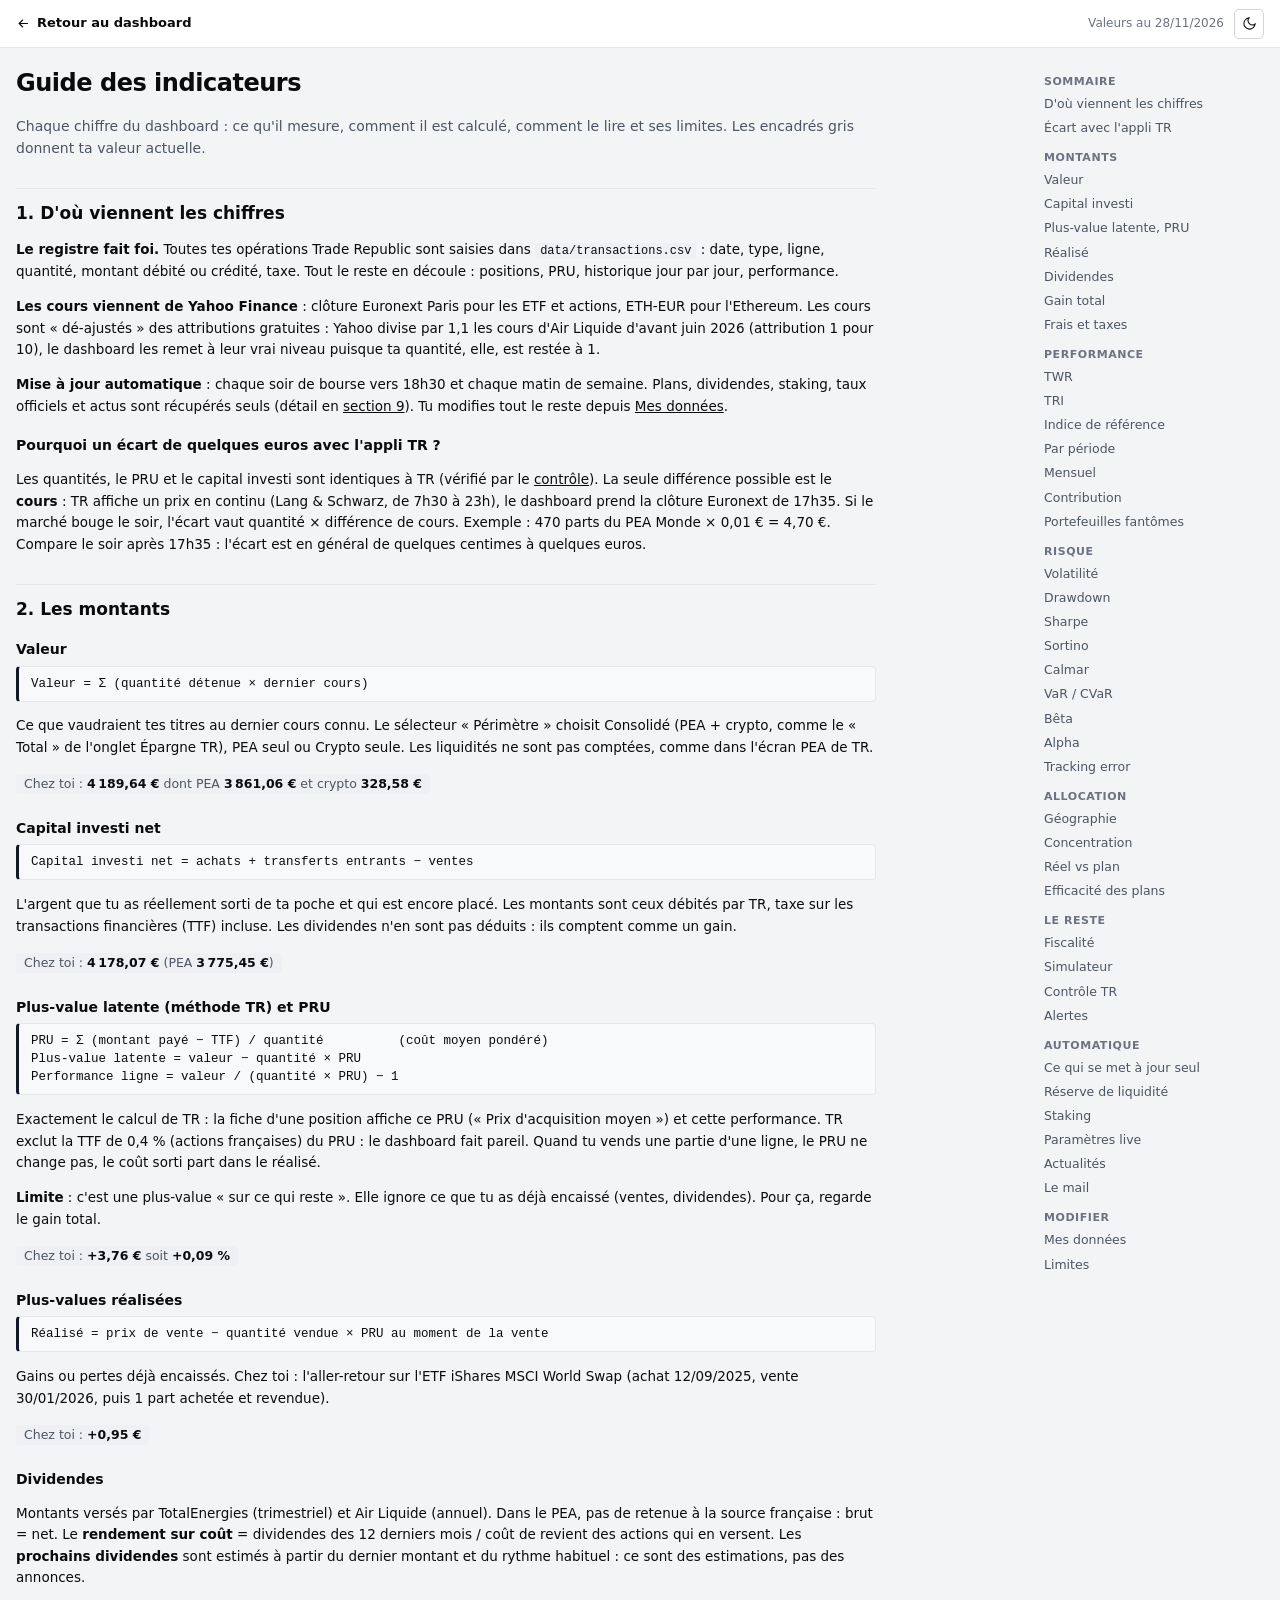
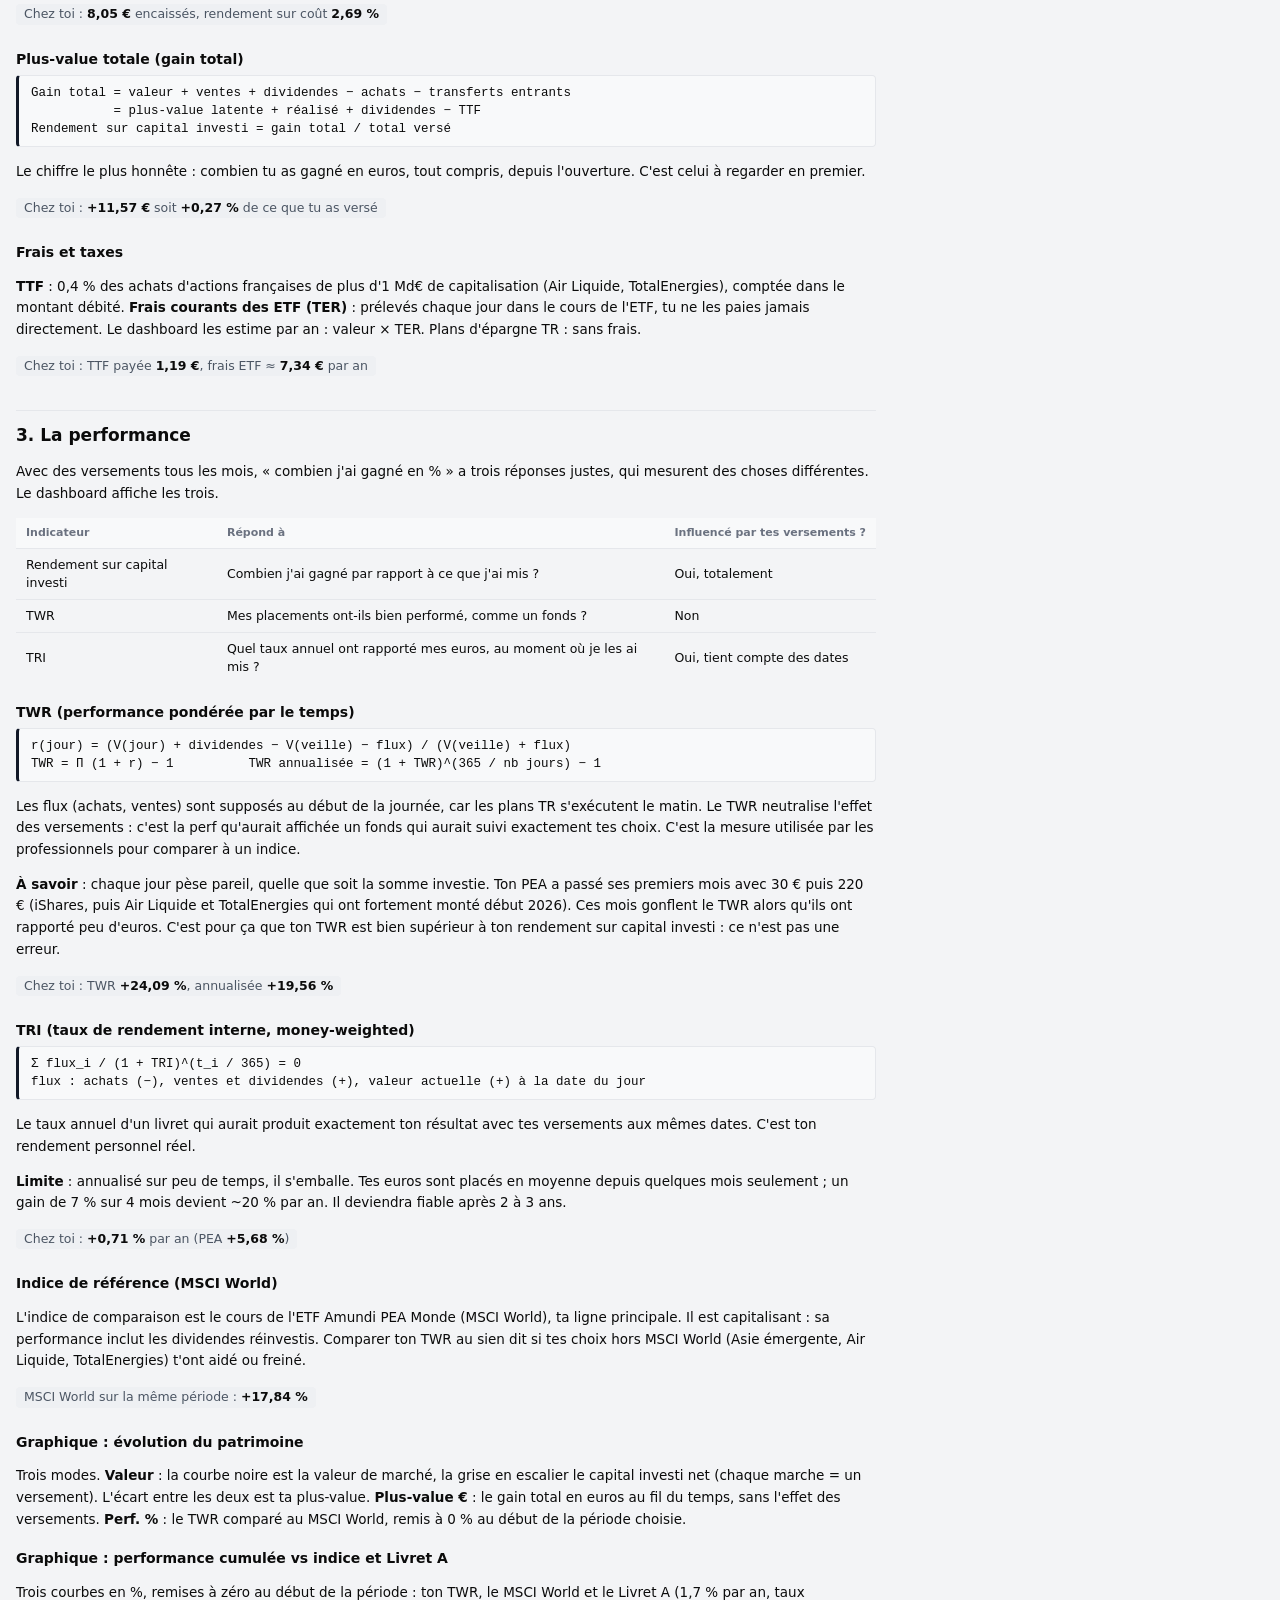
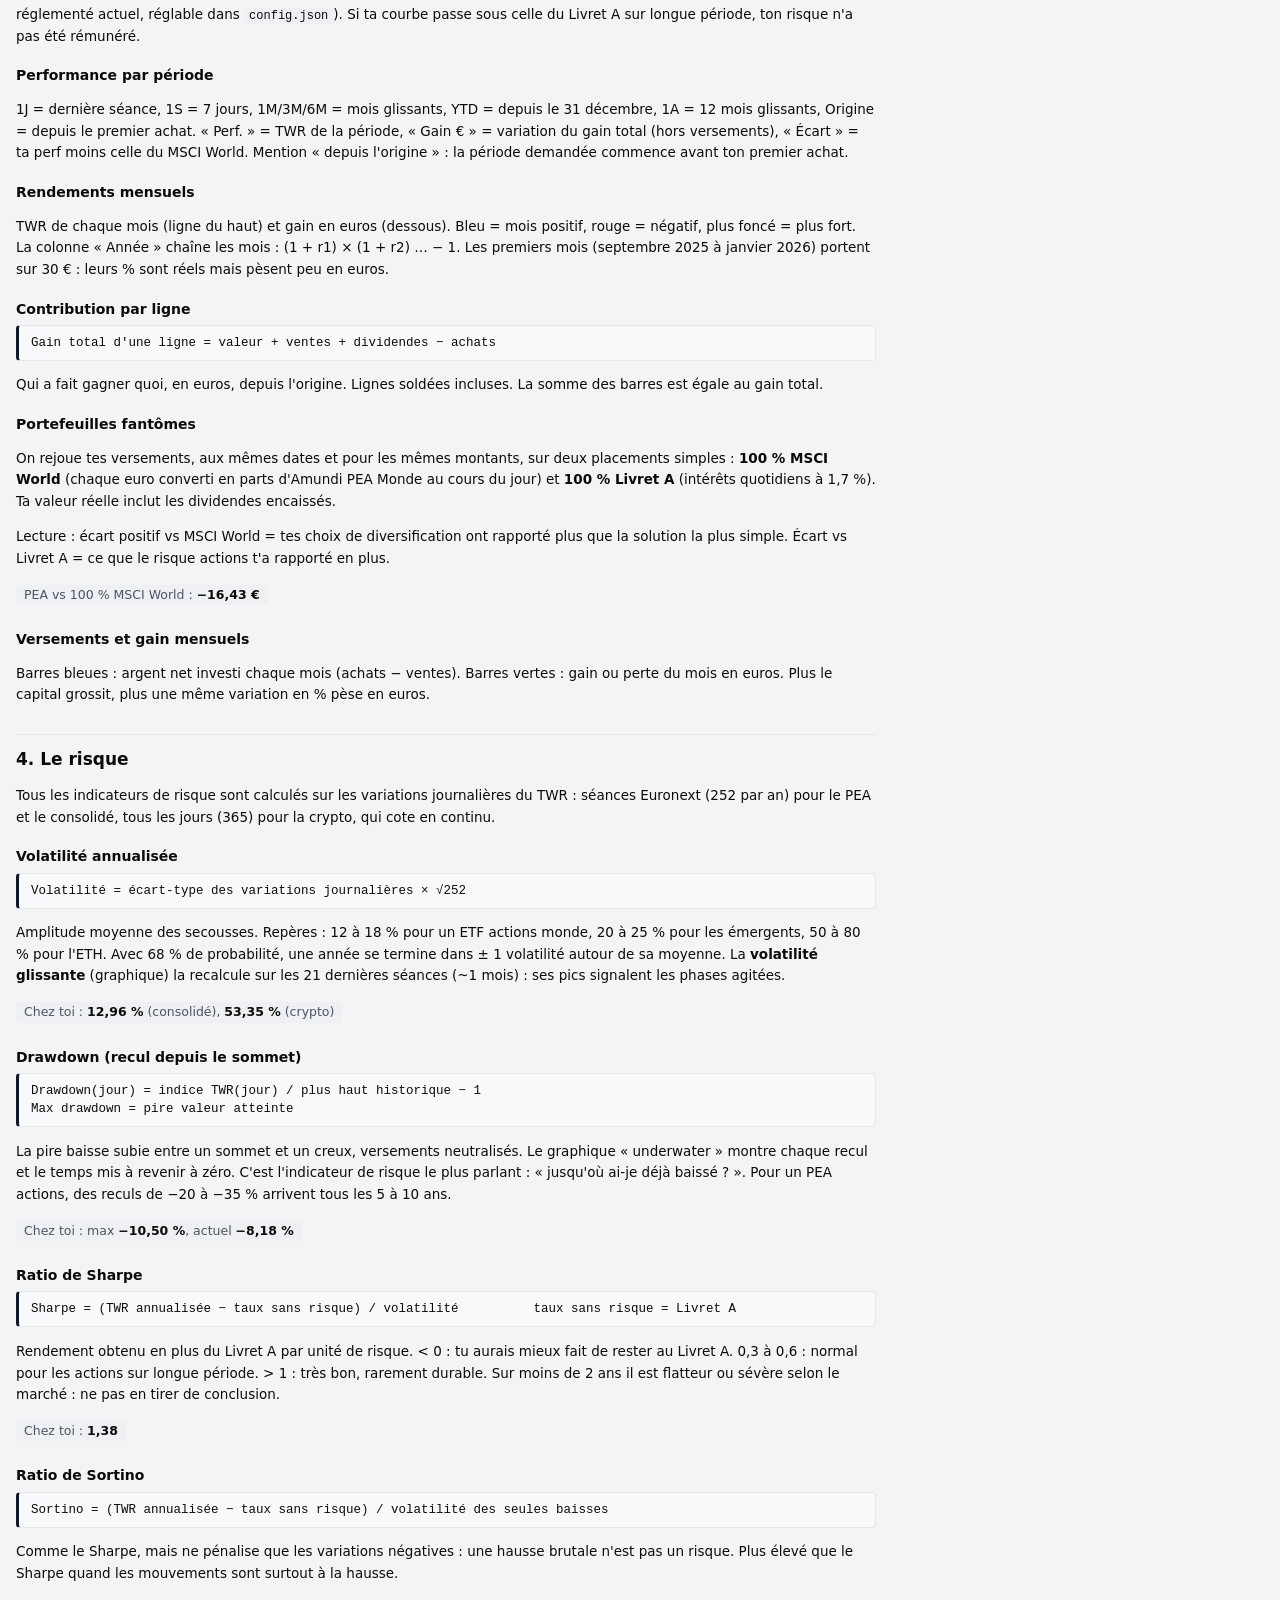
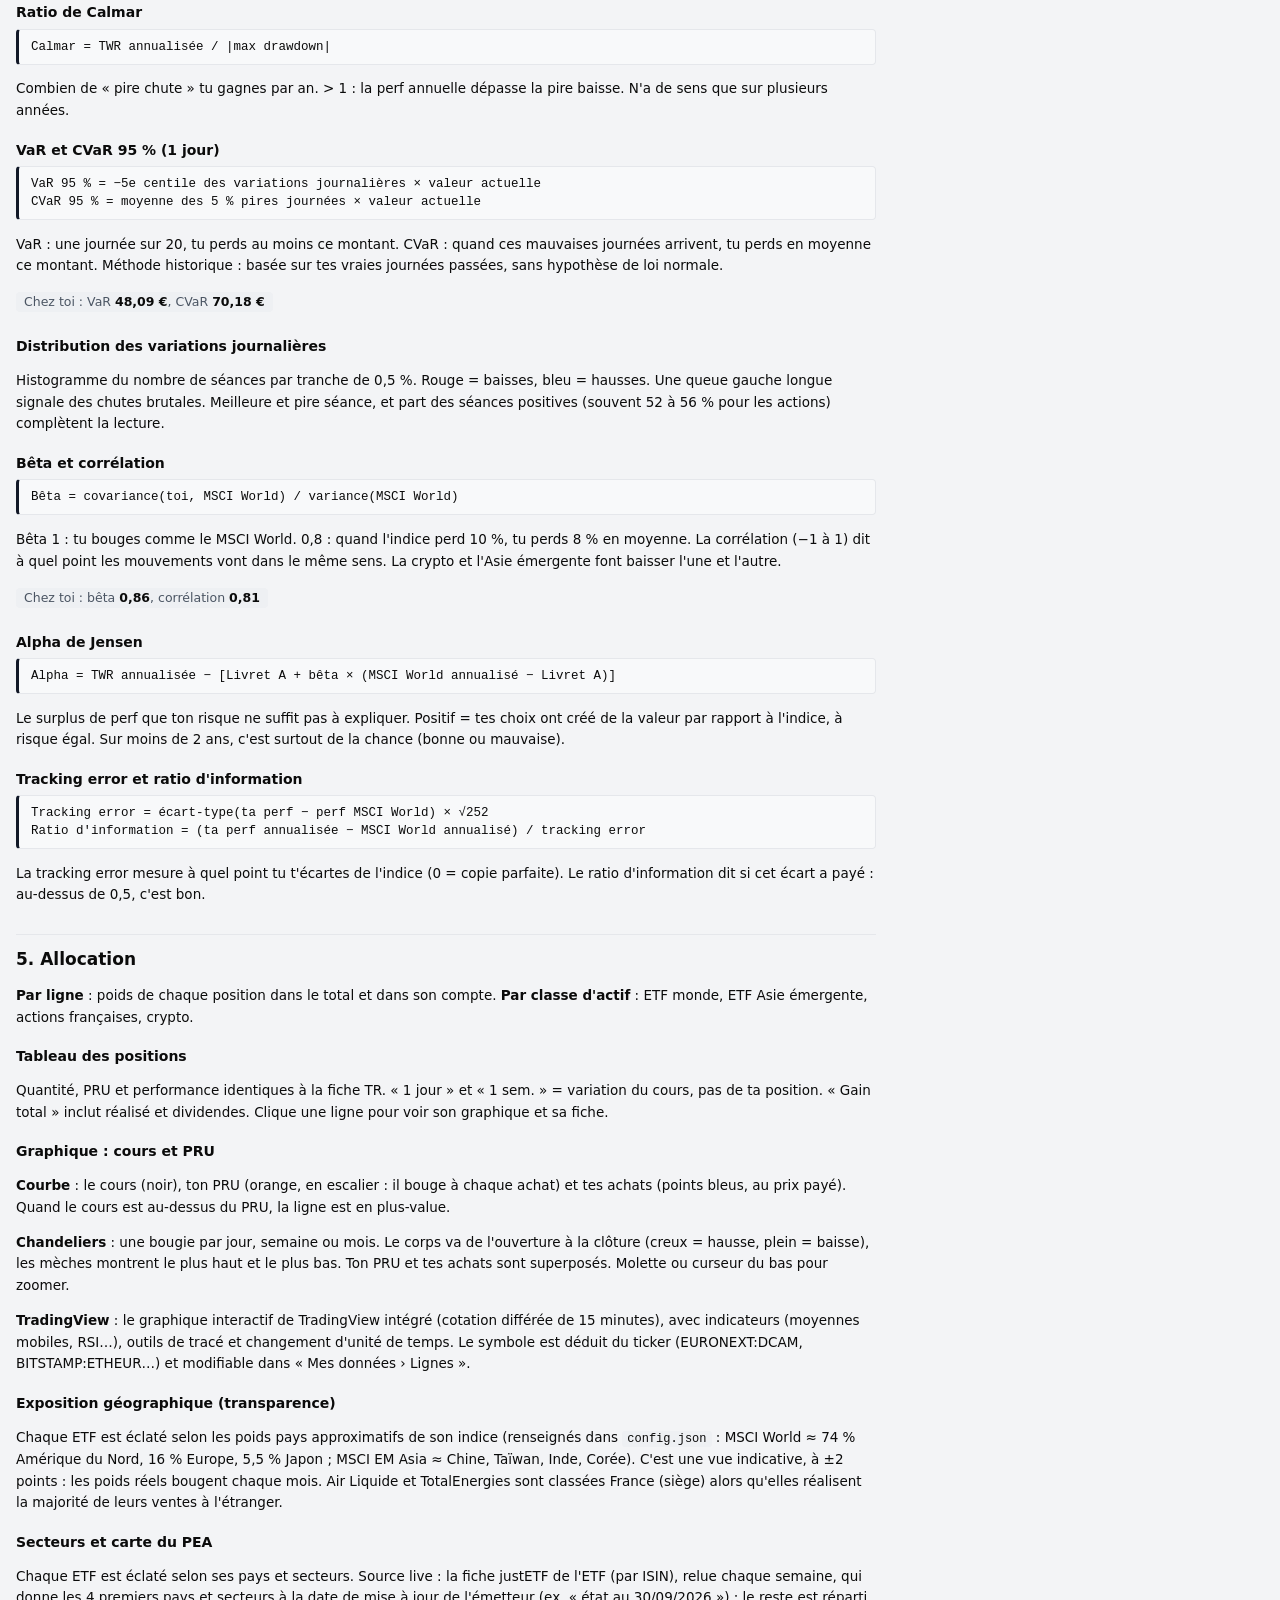
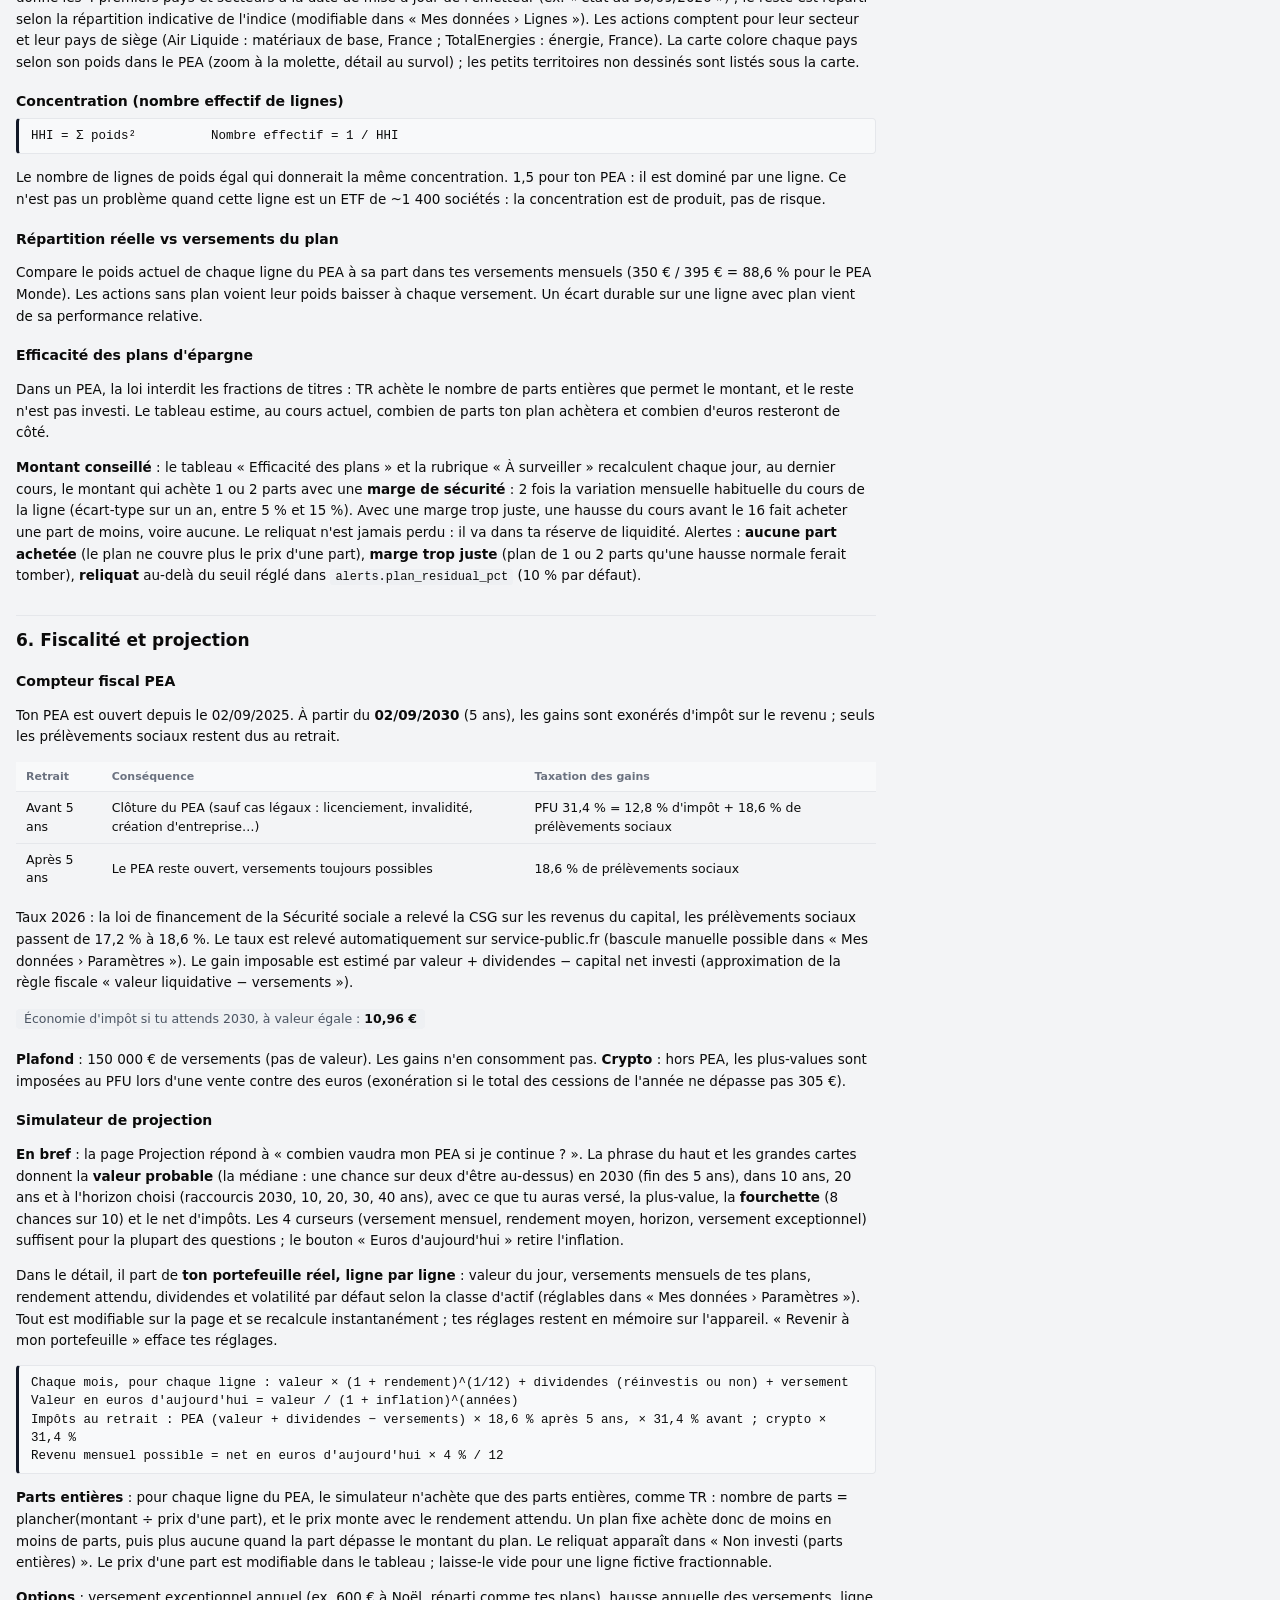
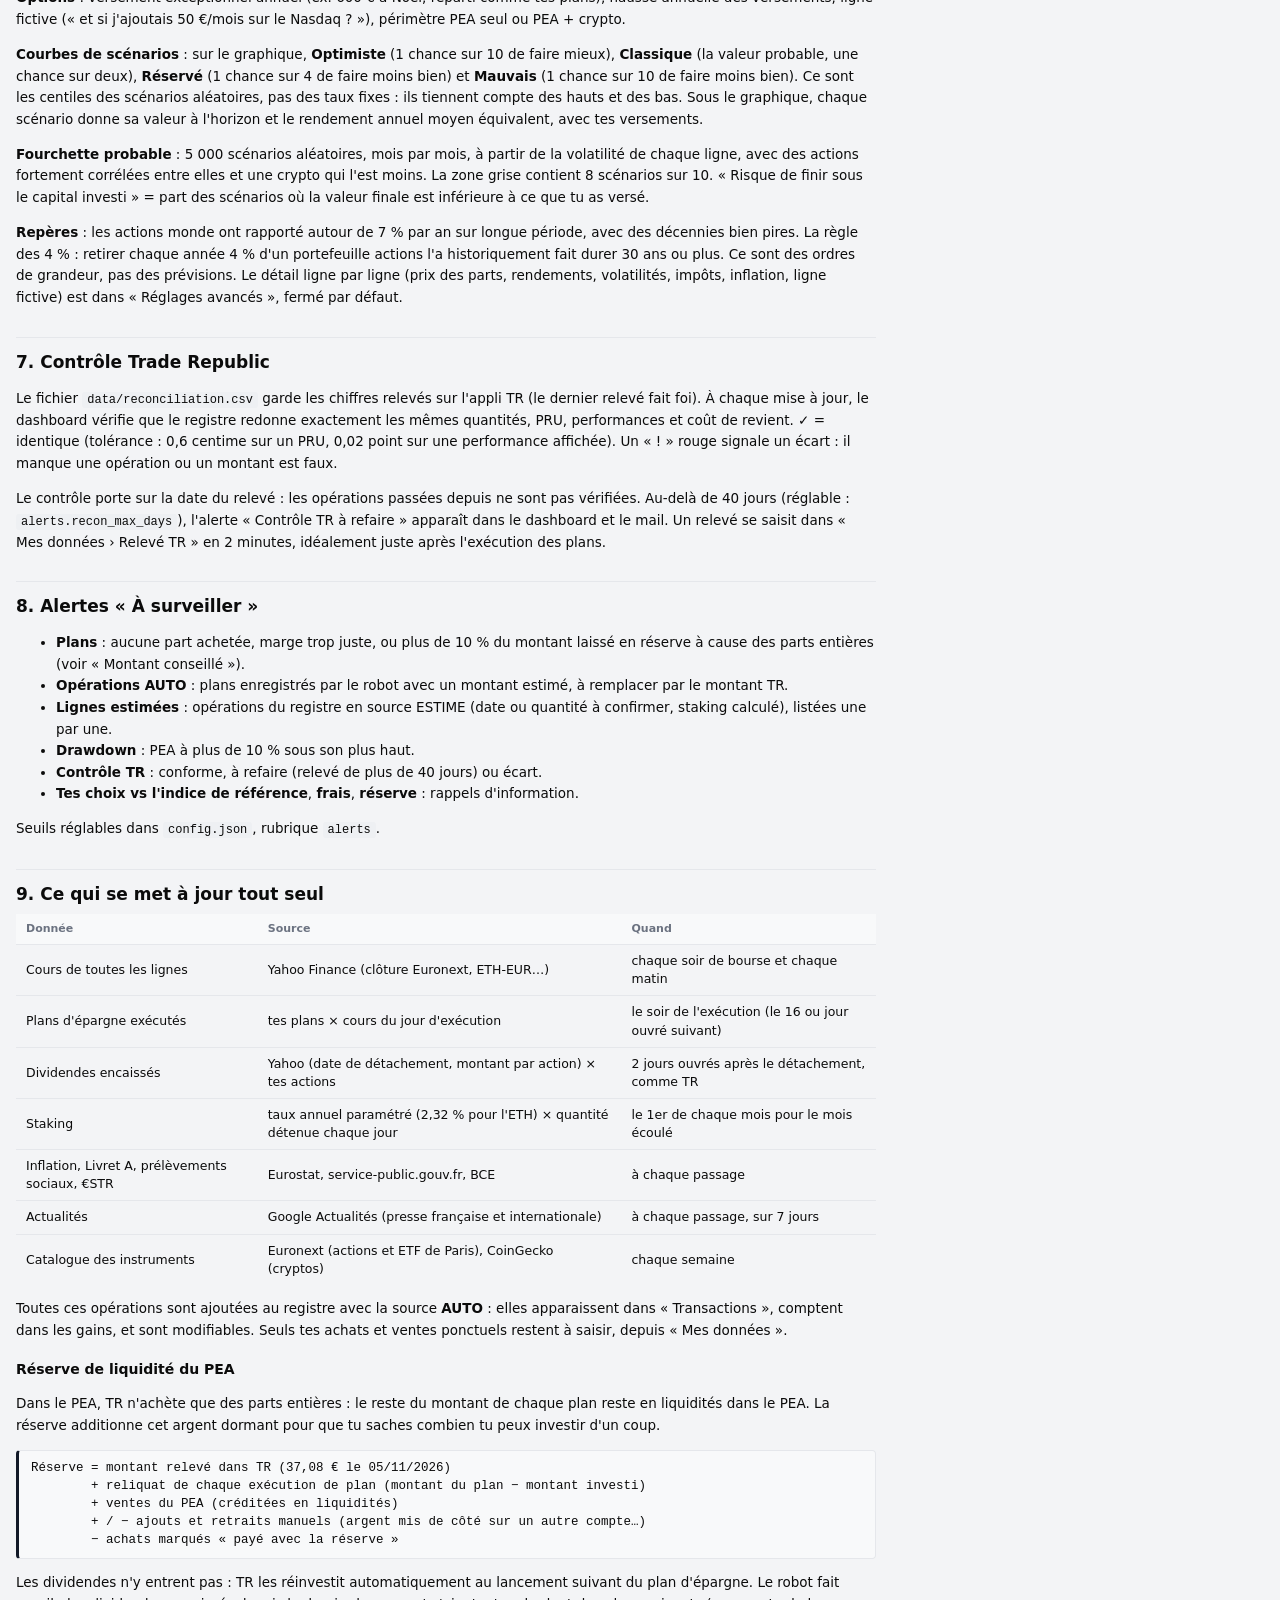
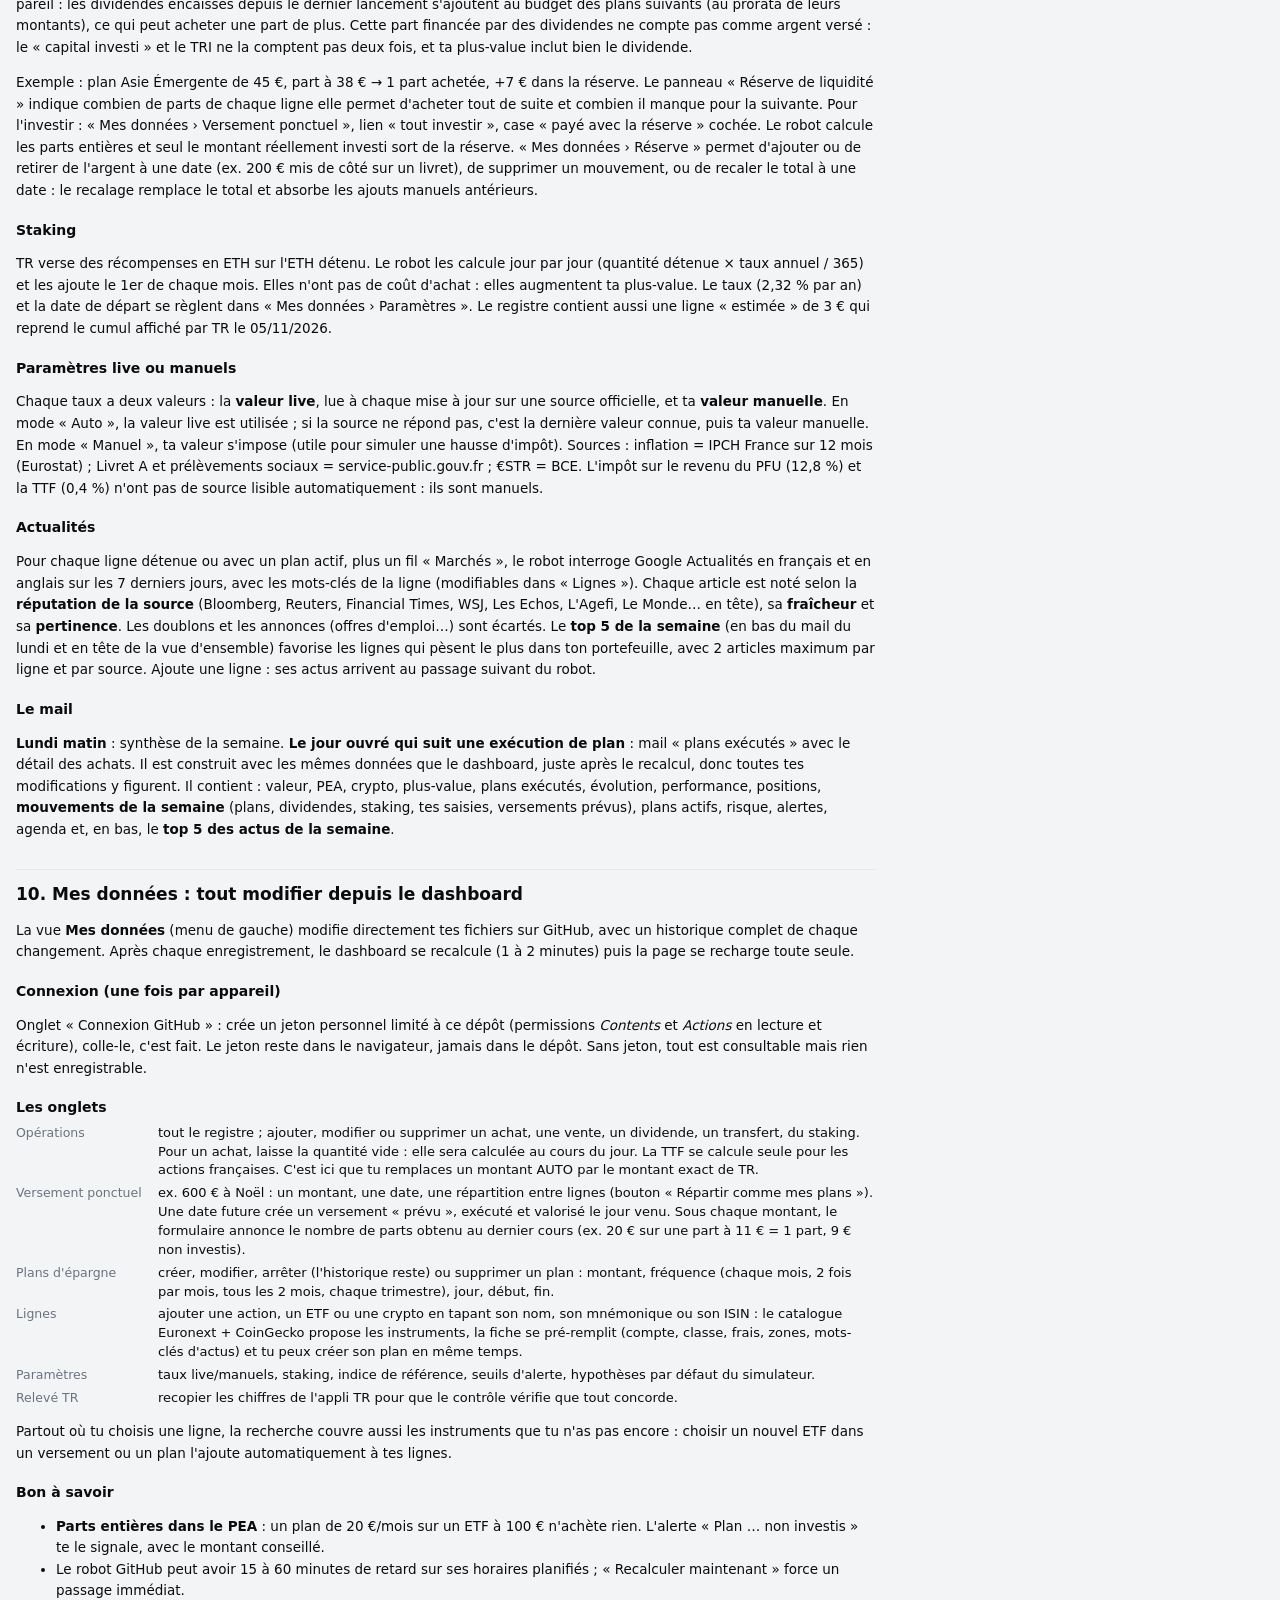
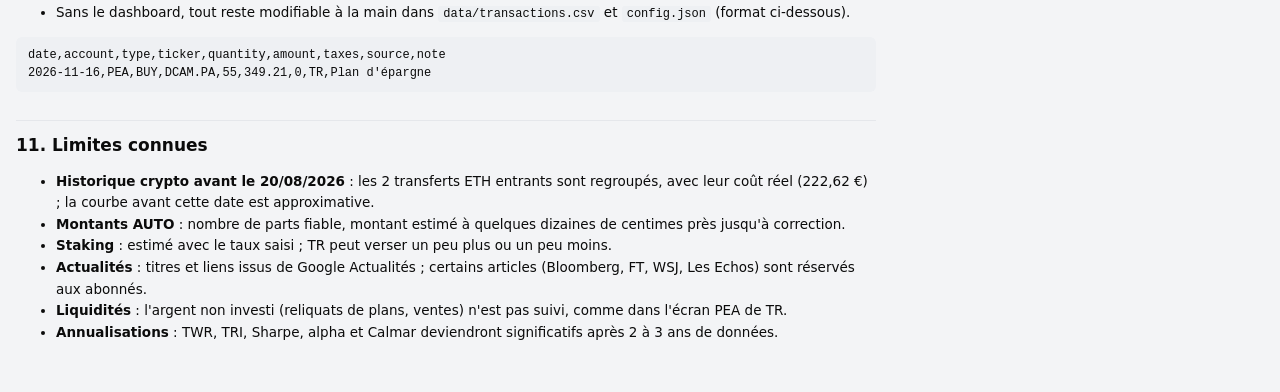
<file: aide.html>
<!doctype html>
<html lang="fr">
<head>
<meta charset="utf-8">
<meta name="viewport" content="width=device-width, initial-scale=1">
<title>Guide des indicateurs</title>
<meta name="description" content="Définition, calcul et lecture de chaque indicateur et graphique du PEA Tracker.">
<link rel="icon" href="data:image/svg+xml,%3Csvg xmlns='http://www.w3.org/2000/svg' viewBox='0 0 32 32'%3E%3Crect width='32' height='32' rx='7' fill='%23111'/%3E%3Cpath d='M7 21l6-6 4 4 8-9' stroke='%23fff' stroke-width='3' fill='none' stroke-linecap='round' stroke-linejoin='round'/%3E%3C/svg%3E">
<script>try{var t=localStorage.getItem('pea-theme');if(t)document.documentElement.setAttribute('data-theme',t);}catch(e){}</script>
<link rel="stylesheet" href="assets/style.css">
<style>
  .live { font-variant-numeric: tabular-nums; font-weight: 650; }
  .you { display: inline-block; background: var(--surface-3); border-radius: 4px; padding: 1px 8px; font-size: 12.5px; color: var(--text-2); margin: 2px 0 6px; }
  .you b { color: var(--text); }
  .topbar a.back { text-decoration: none; font-weight: 600; display: inline-flex; gap: 6px; align-items: center; }
  .topbar a.back svg { width: 15px; height: 15px; stroke: currentColor; fill: none; stroke-width: 1.8; }
  table.t { margin: 6px 0 12px; }
  .doc table.t td { white-space: normal; }
</style>
</head>
<body>
<header class="topbar">
  <a class="back" href="index.html"><svg viewBox="0 0 24 24"><path d="M19 12H5M11 18l-6-6 6-6"/></svg>Retour au dashboard</a>
  <div class="grow"></div>
  <span class="asof" id="asof"></span>
  <button class="icon-btn" id="theme-btn" title="Thème clair / sombre" aria-label="Changer de thème"><svg viewBox="0 0 24 24"><path d="M21 12.8A9 9 0 1 1 11.2 3a7 7 0 0 0 9.8 9.8z"/></svg></button>
</header>

<div class="content" style="padding-bottom:40px">
<div class="doc-layout">
<article class="doc">
  <h1>Guide des indicateurs</h1>
  <p class="lead">Chaque chiffre du dashboard : ce qu'il mesure, comment il est calculé, comment le lire et ses limites. Les encadrés gris donnent ta valeur actuelle.</p>

  <!-- ===================================================== PRINCIPES -->
  <h2 id="principes">1. D'où viennent les chiffres</h2>
  <p><b>Le registre fait foi.</b> Toutes tes opérations Trade Republic sont saisies dans <code>data/transactions.csv</code> : date, type, ligne, quantité, montant débité ou crédité, taxe. Tout le reste en découle : positions, PRU, historique jour par jour, performance.</p>
  <p><b>Les cours viennent de Yahoo Finance</b> : clôture Euronext Paris pour les ETF et actions, ETH-EUR pour l'Ethereum. Les cours sont « dé-ajustés » des attributions gratuites : Yahoo divise par 1,1 les cours d'Air Liquide d'avant juin 2026 (attribution 1 pour 10), le dashboard les remet à leur vrai niveau puisque ta quantité, elle, est restée à 1.</p>
  <p><b>Mise à jour automatique</b> : chaque soir de bourse vers 18h30 et chaque matin de semaine. Plans, dividendes, staking, taux officiels et actus sont récupérés seuls (détail en <a href="#auto">section 9</a>). Tu modifies tout le reste depuis <a href="index.html#donnees">Mes données</a>.</p>

  <h3 id="ecart-tr">Pourquoi un écart de quelques euros avec l'appli TR ?</h3>
  <p>Les quantités, le PRU et le capital investi sont identiques à TR (vérifié par le <a href="#reconciliation">contrôle</a>). La seule différence possible est le <b>cours</b> : TR affiche un prix en continu (Lang &amp; Schwarz, de 7h30 à 23h), le dashboard prend la clôture Euronext de 17h35. Si le marché bouge le soir, l'écart vaut quantité × différence de cours. Exemple : 470 parts du PEA Monde × 0,01 € = 4,70 €. Compare le soir après 17h35 : l'écart est en général de quelques centimes à quelques euros.</p>

  <!-- ===================================================== MONTANTS -->
  <h2 id="montants">2. Les montants</h2>

  <h3 id="valeur">Valeur</h3>
  <div class="formula">Valeur = Σ (quantité détenue × dernier cours)</div>
  <p>Ce que vaudraient tes titres au dernier cours connu. Le sélecteur « Périmètre » choisit Consolidé (PEA + crypto, comme le « Total » de l'onglet Épargne TR), PEA seul ou Crypto seule. Les liquidités ne sont pas comptées, comme dans l'écran PEA de TR.</p>
  <span class="you">Chez toi : <b data-v="kpi.TOTAL.value" data-f="eur"></b> dont PEA <b data-v="kpi.PEA.value" data-f="eur"></b> et crypto <b data-v="kpi.CRYPTO.value" data-f="eur"></b></span>

  <h3 id="investi">Capital investi net</h3>
  <div class="formula">Capital investi net = achats + transferts entrants − ventes</div>
  <p>L'argent que tu as réellement sorti de ta poche et qui est encore placé. Les montants sont ceux débités par TR, taxe sur les transactions financières (TTF) incluse. Les dividendes n'en sont pas déduits : ils comptent comme un gain.</p>
  <span class="you">Chez toi : <b data-v="kpi.TOTAL.invested" data-f="eur"></b> (PEA <b data-v="kpi.PEA.invested" data-f="eur"></b>)</span>

  <h3 id="latente">Plus-value latente (méthode TR) et PRU</h3>
  <div class="formula">PRU = Σ (montant payé − TTF) / quantité          (coût moyen pondéré)
Plus-value latente = valeur − quantité × PRU
Performance ligne = valeur / (quantité × PRU) − 1</div>
  <p>Exactement le calcul de TR : la fiche d'une position affiche ce PRU (« Prix d'acquisition moyen ») et cette performance. TR exclut la TTF de 0,4 % (actions françaises) du PRU : le dashboard fait pareil. Quand tu vends une partie d'une ligne, le PRU ne change pas, le coût sorti part dans le réalisé.</p>
  <p><b>Limite</b> : c'est une plus-value « sur ce qui reste ». Elle ignore ce que tu as déjà encaissé (ventes, dividendes). Pour ça, regarde le gain total.</p>
  <span class="you">Chez toi : <b data-v="kpi.TOTAL.unreal" data-f="eurS"></b> soit <b data-v="kpi.TOTAL.unreal_pct" data-f="pctS"></b></span>

  <h3 id="realise">Plus-values réalisées</h3>
  <div class="formula">Réalisé = prix de vente − quantité vendue × PRU au moment de la vente</div>
  <p>Gains ou pertes déjà encaissés. Chez toi : l'aller-retour sur l'ETF iShares MSCI World Swap (achat 12/09/2025, vente 30/01/2026, puis 1 part achetée et revendue).</p>
  <span class="you">Chez toi : <b data-v="kpi.TOTAL.realized" data-f="eurS"></b></span>

  <h3 id="dividendes">Dividendes</h3>
  <p>Montants versés par TotalEnergies (trimestriel) et Air Liquide (annuel). Dans le PEA, pas de retenue à la source française : brut = net. Le <b>rendement sur coût</b> = dividendes des 12 derniers mois / coût de revient des actions qui en versent. Les <b>prochains dividendes</b> sont estimés à partir du dernier montant et du rythme habituel : ce sont des estimations, pas des annonces.</p>
  <span class="you">Chez toi : <b data-v="dividends.total" data-f="eur"></b> encaissés, rendement sur coût <b data-v="dividends.yield_on_cost" data-f="pct"></b></span>

  <h3 id="gain-total">Plus-value totale (gain total)</h3>
  <div class="formula">Gain total = valeur + ventes + dividendes − achats − transferts entrants
           = plus-value latente + réalisé + dividendes − TTF
Rendement sur capital investi = gain total / total versé</div>
  <p>Le chiffre le plus honnête : combien tu as gagné en euros, tout compris, depuis l'ouverture. C'est celui à regarder en premier.</p>
  <span class="you">Chez toi : <b data-v="kpi.TOTAL.pnl" data-f="eurS"></b> soit <b data-v="kpi.TOTAL.roi" data-f="pctS"></b> de ce que tu as versé</span>

  <h3 id="frais">Frais et taxes</h3>
  <p><b>TTF</b> : 0,4 % des achats d'actions françaises de plus d'1 Md€ de capitalisation (Air Liquide, TotalEnergies), comptée dans le montant débité. <b>Frais courants des ETF (TER)</b> : prélevés chaque jour dans le cours de l'ETF, tu ne les paies jamais directement. Le dashboard les estime par an : valeur × TER. Plans d'épargne TR : sans frais.</p>
  <span class="you">Chez toi : TTF payée <b data-v="kpi.TOTAL.taxes" data-f="eur"></b>, frais ETF ≈ <b data-v="allocation.fee_year" data-f="eur"></b> par an</span>

  <!-- ===================================================== PERFORMANCE -->
  <h2 id="performance">3. La performance</h2>
  <p>Avec des versements tous les mois, « combien j'ai gagné en % » a trois réponses justes, qui mesurent des choses différentes. Le dashboard affiche les trois.</p>
  <table class="t"><thead><tr><th>Indicateur</th><th>Répond à</th><th>Influencé par tes versements ?</th></tr></thead><tbody>
    <tr><td>Rendement sur capital investi</td><td>Combien j'ai gagné par rapport à ce que j'ai mis ?</td><td>Oui, totalement</td></tr>
    <tr><td>TWR</td><td>Mes placements ont-ils bien performé, comme un fonds ?</td><td>Non</td></tr>
    <tr><td>TRI</td><td>Quel taux annuel ont rapporté mes euros, au moment où je les ai mis ?</td><td>Oui, tient compte des dates</td></tr>
  </tbody></table>

  <h3 id="twr">TWR (performance pondérée par le temps)</h3>
  <div class="formula">r(jour) = (V(jour) + dividendes − V(veille) − flux) / (V(veille) + flux)
TWR = Π (1 + r) − 1          TWR annualisée = (1 + TWR)^(365 / nb jours) − 1</div>
  <p>Les flux (achats, ventes) sont supposés au début de la journée, car les plans TR s'exécutent le matin. Le TWR neutralise l'effet des versements : c'est la perf qu'aurait affichée un fonds qui aurait suivi exactement tes choix. C'est la mesure utilisée par les professionnels pour comparer à un indice.</p>
  <p><b>À savoir</b> : chaque jour pèse pareil, quelle que soit la somme investie. Ton PEA a passé ses premiers mois avec 30 € puis 220 € (iShares, puis Air Liquide et TotalEnergies qui ont fortement monté début 2026). Ces mois gonflent le TWR alors qu'ils ont rapporté peu d'euros. C'est pour ça que ton TWR est bien supérieur à ton rendement sur capital investi : ce n'est pas une erreur.</p>
  <span class="you">Chez toi : TWR <b data-v="kpi.TOTAL.twr" data-f="pctS"></b>, annualisée <b data-v="kpi.TOTAL.twr_ann" data-f="pctS"></b></span>

  <h3 id="tri">TRI (taux de rendement interne, money-weighted)</h3>
  <div class="formula">Σ flux_i / (1 + TRI)^(t_i / 365) = 0
flux : achats (−), ventes et dividendes (+), valeur actuelle (+) à la date du jour</div>
  <p>Le taux annuel d'un livret qui aurait produit exactement ton résultat avec tes versements aux mêmes dates. C'est ton rendement personnel réel.</p>
  <p><b>Limite</b> : annualisé sur peu de temps, il s'emballe. Tes euros sont placés en moyenne depuis quelques mois seulement ; un gain de 7 % sur 4 mois devient ~20 % par an. Il deviendra fiable après 2 à 3 ans.</p>
  <span class="you">Chez toi : <b data-v="kpi.TOTAL.xirr" data-f="pctS"></b> par an (PEA <b data-v="kpi.PEA.xirr" data-f="pctS"></b>)</span>

  <h3 id="benchmark">Indice de référence (MSCI World)</h3>
  <p>L'indice de comparaison est le cours de l'ETF Amundi PEA Monde (MSCI World), ta ligne principale. Il est capitalisant : sa performance inclut les dividendes réinvestis. Comparer ton TWR au sien dit si tes choix hors MSCI World (Asie émergente, Air Liquide, TotalEnergies) t'ont aidé ou freiné.</p>
  <span class="you">MSCI World sur la même période : <b data-v="risk.TOTAL.bench_twr" data-f="pctS"></b></span>

  <h3 id="graph-evolution">Graphique : évolution du patrimoine</h3>
  <p>Trois modes. <b>Valeur</b> : la courbe noire est la valeur de marché, la grise en escalier le capital investi net (chaque marche = un versement). L'écart entre les deux est ta plus-value. <b>Plus-value €</b> : le gain total en euros au fil du temps, sans l'effet des versements. <b>Perf. %</b> : le TWR comparé au MSCI World, remis à 0 % au début de la période choisie.</p>

  <h3 id="graph-perf">Graphique : performance cumulée vs indice et Livret A</h3>
  <p>Trois courbes en %, remises à zéro au début de la période : ton TWR, le MSCI World et le Livret A (1,7 % par an, taux réglementé actuel, réglable dans <code>config.json</code>). Si ta courbe passe sous celle du Livret A sur longue période, ton risque n'a pas été rémunéré.</p>

  <h3 id="periodes">Performance par période</h3>
  <p>1J = dernière séance, 1S = 7 jours, 1M/3M/6M = mois glissants, YTD = depuis le 31 décembre, 1A = 12 mois glissants, Origine = depuis le premier achat. « Perf. » = TWR de la période, « Gain € » = variation du gain total (hors versements), « Écart » = ta perf moins celle du MSCI World. Mention « depuis l'origine » : la période demandée commence avant ton premier achat.</p>

  <h3 id="mensuel">Rendements mensuels</h3>
  <p>TWR de chaque mois (ligne du haut) et gain en euros (dessous). Bleu = mois positif, rouge = négatif, plus foncé = plus fort. La colonne « Année » chaîne les mois : (1 + r1) × (1 + r2) … − 1. Les premiers mois (septembre 2025 à janvier 2026) portent sur 30 € : leurs % sont réels mais pèsent peu en euros.</p>

  <h3 id="contribution">Contribution par ligne</h3>
  <div class="formula">Gain total d'une ligne = valeur + ventes + dividendes − achats</div>
  <p>Qui a fait gagner quoi, en euros, depuis l'origine. Lignes soldées incluses. La somme des barres est égale au gain total.</p>

  <h3 id="fantomes">Portefeuilles fantômes</h3>
  <p>On rejoue tes versements, aux mêmes dates et pour les mêmes montants, sur deux placements simples : <b>100 % MSCI World</b> (chaque euro converti en parts d'Amundi PEA Monde au cours du jour) et <b>100 % Livret A</b> (intérêts quotidiens à 1,7 %). Ta valeur réelle inclut les dividendes encaissés.</p>
  <p>Lecture : écart positif vs MSCI World = tes choix de diversification ont rapporté plus que la solution la plus simple. Écart vs Livret A = ce que le risque actions t'a rapporté en plus.</p>
  <span class="you">PEA vs 100 % MSCI World : <b data-v="ghosts.PEA.diff_bench" data-f="eurS"></b></span>

  <h3 id="versements">Versements et gain mensuels</h3>
  <p>Barres bleues : argent net investi chaque mois (achats − ventes). Barres vertes : gain ou perte du mois en euros. Plus le capital grossit, plus une même variation en % pèse en euros.</p>

  <!-- ===================================================== RISQUE -->
  <h2 id="risque">4. Le risque</h2>
  <p>Tous les indicateurs de risque sont calculés sur les variations journalières du TWR : séances Euronext (252 par an) pour le PEA et le consolidé, tous les jours (365) pour la crypto, qui cote en continu.</p>

  <h3 id="volatilite">Volatilité annualisée</h3>
  <div class="formula">Volatilité = écart-type des variations journalières × √252</div>
  <p>Amplitude moyenne des secousses. Repères : 12 à 18 % pour un ETF actions monde, 20 à 25 % pour les émergents, 50 à 80 % pour l'ETH. Avec 68 % de probabilité, une année se termine dans ± 1 volatilité autour de sa moyenne. La <b>volatilité glissante</b> (graphique) la recalcule sur les 21 dernières séances (~1 mois) : ses pics signalent les phases agitées.</p>
  <span class="you">Chez toi : <b data-v="risk.TOTAL.vol" data-f="pct"></b> (consolidé), <b data-v="risk.CRYPTO.vol" data-f="pct"></b> (crypto)</span>

  <h3 id="drawdown">Drawdown (recul depuis le sommet)</h3>
  <div class="formula">Drawdown(jour) = indice TWR(jour) / plus haut historique − 1
Max drawdown = pire valeur atteinte</div>
  <p>La pire baisse subie entre un sommet et un creux, versements neutralisés. Le graphique « underwater » montre chaque recul et le temps mis à revenir à zéro. C'est l'indicateur de risque le plus parlant : « jusqu'où ai-je déjà baissé ? ». Pour un PEA actions, des reculs de −20 à −35 % arrivent tous les 5 à 10 ans.</p>
  <span class="you">Chez toi : max <b data-v="risk.TOTAL.dd_mdd" data-f="pctS"></b>, actuel <b data-v="risk.TOTAL.dd_current" data-f="pctS"></b></span>

  <h3 id="sharpe">Ratio de Sharpe</h3>
  <div class="formula">Sharpe = (TWR annualisée − taux sans risque) / volatilité          taux sans risque = Livret A</div>
  <p>Rendement obtenu en plus du Livret A par unité de risque. &lt; 0 : tu aurais mieux fait de rester au Livret A. 0,3 à 0,6 : normal pour les actions sur longue période. &gt; 1 : très bon, rarement durable. Sur moins de 2 ans il est flatteur ou sévère selon le marché : ne pas en tirer de conclusion.</p>
  <span class="you">Chez toi : <b data-v="risk.TOTAL.sharpe" data-f="num"></b></span>

  <h3 id="sortino">Ratio de Sortino</h3>
  <div class="formula">Sortino = (TWR annualisée − taux sans risque) / volatilité des seules baisses</div>
  <p>Comme le Sharpe, mais ne pénalise que les variations négatives : une hausse brutale n'est pas un risque. Plus élevé que le Sharpe quand les mouvements sont surtout à la hausse.</p>

  <h3 id="calmar">Ratio de Calmar</h3>
  <div class="formula">Calmar = TWR annualisée / |max drawdown|</div>
  <p>Combien de « pire chute » tu gagnes par an. &gt; 1 : la perf annuelle dépasse la pire baisse. N'a de sens que sur plusieurs années.</p>

  <h3 id="var">VaR et CVaR 95 % (1 jour)</h3>
  <div class="formula">VaR 95 % = −5e centile des variations journalières × valeur actuelle
CVaR 95 % = moyenne des 5 % pires journées × valeur actuelle</div>
  <p>VaR : une journée sur 20, tu perds au moins ce montant. CVaR : quand ces mauvaises journées arrivent, tu perds en moyenne ce montant. Méthode historique : basée sur tes vraies journées passées, sans hypothèse de loi normale.</p>
  <span class="you">Chez toi : VaR <b data-v="risk.TOTAL.var95_eur" data-f="eur"></b>, CVaR <b data-v="risk.TOTAL.cvar95_eur" data-f="eur"></b></span>

  <h3 id="distribution">Distribution des variations journalières</h3>
  <p>Histogramme du nombre de séances par tranche de 0,5 %. Rouge = baisses, bleu = hausses. Une queue gauche longue signale des chutes brutales. Meilleure et pire séance, et part des séances positives (souvent 52 à 56 % pour les actions) complètent la lecture.</p>

  <h3 id="beta">Bêta et corrélation</h3>
  <div class="formula">Bêta = covariance(toi, MSCI World) / variance(MSCI World)</div>
  <p>Bêta 1 : tu bouges comme le MSCI World. 0,8 : quand l'indice perd 10 %, tu perds 8 % en moyenne. La corrélation (−1 à 1) dit à quel point les mouvements vont dans le même sens. La crypto et l'Asie émergente font baisser l'une et l'autre.</p>
  <span class="you">Chez toi : bêta <b data-v="risk.TOTAL.beta" data-f="num"></b>, corrélation <b data-v="risk.TOTAL.corr" data-f="num"></b></span>

  <h3 id="alpha">Alpha de Jensen</h3>
  <div class="formula">Alpha = TWR annualisée − [Livret A + bêta × (MSCI World annualisé − Livret A)]</div>
  <p>Le surplus de perf que ton risque ne suffit pas à expliquer. Positif = tes choix ont créé de la valeur par rapport à l'indice, à risque égal. Sur moins de 2 ans, c'est surtout de la chance (bonne ou mauvaise).</p>

  <h3 id="tracking">Tracking error et ratio d'information</h3>
  <div class="formula">Tracking error = écart-type(ta perf − perf MSCI World) × √252
Ratio d'information = (ta perf annualisée − MSCI World annualisé) / tracking error</div>
  <p>La tracking error mesure à quel point tu t'écartes de l'indice (0 = copie parfaite). Le ratio d'information dit si cet écart a payé : au-dessus de 0,5, c'est bon.</p>

  <!-- ===================================================== ALLOCATION -->
  <h2 id="allocation">5. Allocation</h2>
  <p><b>Par ligne</b> : poids de chaque position dans le total et dans son compte. <b>Par classe d'actif</b> : ETF monde, ETF Asie émergente, actions françaises, crypto.</p>

  <h3 id="positions">Tableau des positions</h3>
  <p>Quantité, PRU et performance identiques à la fiche TR. « 1 jour » et « 1 sem. » = variation du cours, pas de ta position. « Gain total » inclut réalisé et dividendes. Clique une ligne pour voir son graphique et sa fiche.</p>

  <h3 id="graph-position">Graphique : cours et PRU</h3>
  <p><b>Courbe</b> : le cours (noir), ton PRU (orange, en escalier : il bouge à chaque achat) et tes achats (points bleus, au prix payé). Quand le cours est au-dessus du PRU, la ligne est en plus-value.</p>
  <p><b>Chandeliers</b> : une bougie par jour, semaine ou mois. Le corps va de l'ouverture à la clôture (creux = hausse, plein = baisse), les mèches montrent le plus haut et le plus bas. Ton PRU et tes achats sont superposés. Molette ou curseur du bas pour zoomer.</p>
  <p><b>TradingView</b> : le graphique interactif de TradingView intégré (cotation différée de 15 minutes), avec indicateurs (moyennes mobiles, RSI…), outils de tracé et changement d'unité de temps. Le symbole est déduit du ticker (EURONEXT:DCAM, BITSTAMP:ETHEUR…) et modifiable dans « Mes données › Lignes ».</p>

  <h3 id="geographie">Exposition géographique (transparence)</h3>
  <p>Chaque ETF est éclaté selon les poids pays approximatifs de son indice (renseignés dans <code>config.json</code> : MSCI World ≈ 74 % Amérique du Nord, 16 % Europe, 5,5 % Japon ; MSCI EM Asia ≈ Chine, Taïwan, Inde, Corée). C'est une vue indicative, à ±2 points : les poids réels bougent chaque mois. Air Liquide et TotalEnergies sont classées France (siège) alors qu'elles réalisent la majorité de leurs ventes à l'étranger.</p>

  <h3 id="secteurs">Secteurs et carte du PEA</h3>
  <p>Chaque ETF est éclaté selon ses pays et secteurs. Source live : la fiche justETF de l'ETF (par ISIN), relue chaque semaine, qui donne les 4 premiers pays et secteurs à la date de mise à jour de l'émetteur (ex. « état au 30/09/2026 ») ; le reste est réparti selon la répartition indicative de l'indice (modifiable dans « Mes données › Lignes »). Les actions comptent pour leur secteur et leur pays de siège (Air Liquide : matériaux de base, France ; TotalEnergies : énergie, France). La carte colore chaque pays selon son poids dans le PEA (zoom à la molette, détail au survol) ; les petits territoires non dessinés sont listés sous la carte.</p>

  <h3 id="concentration">Concentration (nombre effectif de lignes)</h3>
  <div class="formula">HHI = Σ poids²          Nombre effectif = 1 / HHI</div>
  <p>Le nombre de lignes de poids égal qui donnerait la même concentration. 1,5 pour ton PEA : il est dominé par une ligne. Ce n'est pas un problème quand cette ligne est un ETF de ~1 400 sociétés : la concentration est de produit, pas de risque.</p>

  <h3 id="derive">Répartition réelle vs versements du plan</h3>
  <p>Compare le poids actuel de chaque ligne du PEA à sa part dans tes versements mensuels (350 € / 395 € = 88,6 % pour le PEA Monde). Les actions sans plan voient leur poids baisser à chaque versement. Un écart durable sur une ligne avec plan vient de sa performance relative.</p>

  <h3 id="plans">Efficacité des plans d'épargne</h3>
  <p>Dans un PEA, la loi interdit les fractions de titres : TR achète le nombre de parts entières que permet le montant, et le reste n'est pas investi. Le tableau estime, au cours actuel, combien de parts ton plan achètera et combien d'euros resteront de côté.</p>
  <p><b>Montant conseillé</b> : le tableau « Efficacité des plans » et la rubrique « À surveiller » recalculent chaque jour, au dernier cours, le montant qui achète 1 ou 2 parts avec une <b>marge de sécurité</b> : 2 fois la variation mensuelle habituelle du cours de la ligne (écart-type sur un an, entre 5 % et 15 %). Avec une marge trop juste, une hausse du cours avant le 16 fait acheter une part de moins, voire aucune. Le reliquat n'est jamais perdu : il va dans ta réserve de liquidité. Alertes : <b>aucune part achetée</b> (le plan ne couvre plus le prix d'une part), <b>marge trop juste</b> (plan de 1 ou 2 parts qu'une hausse normale ferait tomber), <b>reliquat</b> au-delà du seuil réglé dans <code>alerts.plan_residual_pct</code> (10 % par défaut).</p>

  <!-- ===================================================== FISCALITÉ -->
  <h2 id="fiscalite">6. Fiscalité et projection</h2>
  <h3>Compteur fiscal PEA</h3>
  <p>Ton PEA est ouvert depuis le 02/09/2025. À partir du <b>02/09/2030</b> (5 ans), les gains sont exonérés d'impôt sur le revenu ; seuls les prélèvements sociaux restent dus au retrait.</p>
  <table class="t"><thead><tr><th>Retrait</th><th>Conséquence</th><th>Taxation des gains</th></tr></thead><tbody>
    <tr><td>Avant 5 ans</td><td>Clôture du PEA (sauf cas légaux : licenciement, invalidité, création d'entreprise…)</td><td>PFU 31,4 % = 12,8 % d'impôt + 18,6 % de prélèvements sociaux</td></tr>
    <tr><td>Après 5 ans</td><td>Le PEA reste ouvert, versements toujours possibles</td><td>18,6 % de prélèvements sociaux</td></tr>
  </tbody></table>
  <p>Taux 2026 : la loi de financement de la Sécurité sociale a relevé la CSG sur les revenus du capital, les prélèvements sociaux passent de 17,2 % à 18,6 %. Le taux est relevé automatiquement sur service-public.fr (bascule manuelle possible dans « Mes données › Paramètres »). Le gain imposable est estimé par valeur + dividendes − capital net investi (approximation de la règle fiscale « valeur liquidative − versements »).</p>
  <span class="you">Économie d'impôt si tu attends 2030, à valeur égale : <b data-v="fiscal.saving" data-f="eur"></b></span>
  <p><b>Plafond</b> : 150 000 € de versements (pas de valeur). Les gains n'en consomment pas. <b>Crypto</b> : hors PEA, les plus-values sont imposées au PFU lors d'une vente contre des euros (exonération si le total des cessions de l'année ne dépasse pas 305 €).</p>

  <h3 id="projection">Simulateur de projection</h3>
  <p><b>En bref</b> : la page Projection répond à « combien vaudra mon PEA si je continue ? ». La phrase du haut et les grandes cartes donnent la <b>valeur probable</b> (la médiane : une chance sur deux d'être au-dessus) en 2030 (fin des 5 ans), dans 10 ans, 20 ans et à l'horizon choisi (raccourcis 2030, 10, 20, 30, 40 ans), avec ce que tu auras versé, la plus-value, la <b>fourchette</b> (8 chances sur 10) et le net d'impôts. Les 4 curseurs (versement mensuel, rendement moyen, horizon, versement exceptionnel) suffisent pour la plupart des questions ; le bouton « Euros d'aujourd'hui » retire l'inflation.</p>
  <p>Dans le détail, il part de <b>ton portefeuille réel, ligne par ligne</b> : valeur du jour, versements mensuels de tes plans, rendement attendu, dividendes et volatilité par défaut selon la classe d'actif (réglables dans « Mes données › Paramètres »). Tout est modifiable sur la page et se recalcule instantanément ; tes réglages restent en mémoire sur l'appareil. « Revenir à mon portefeuille » efface tes réglages.</p>
  <div class="formula">Chaque mois, pour chaque ligne : valeur × (1 + rendement)^(1/12) + dividendes (réinvestis ou non) + versement
Valeur en euros d'aujourd'hui = valeur / (1 + inflation)^(années)
Impôts au retrait : PEA (valeur + dividendes − versements) × 18,6 % après 5 ans, × 31,4 % avant ; crypto × 31,4 %
Revenu mensuel possible = net en euros d'aujourd'hui × 4 % / 12</div>
  <p><b>Parts entières</b> : pour chaque ligne du PEA, le simulateur n'achète que des parts entières, comme TR : nombre de parts = plancher(montant ÷ prix d'une part), et le prix monte avec le rendement attendu. Un plan fixe achète donc de moins en moins de parts, puis plus aucune quand la part dépasse le montant du plan. Le reliquat apparaît dans « Non investi (parts entières) ». Le prix d'une part est modifiable dans le tableau ; laisse-le vide pour une ligne fictive fractionnable.</p>
  <p><b>Options</b> : versement exceptionnel annuel (ex. 600 € à Noël, réparti comme tes plans), hausse annuelle des versements, ligne fictive (« et si j'ajoutais 50 €/mois sur le Nasdaq ? »), périmètre PEA seul ou PEA + crypto.</p>
  <p><b>Courbes de scénarios</b> : sur le graphique, <b>Optimiste</b> (1 chance sur 10 de faire mieux), <b>Classique</b> (la valeur probable, une chance sur deux), <b>Réservé</b> (1 chance sur 4 de faire moins bien) et <b>Mauvais</b> (1 chance sur 10 de faire moins bien). Ce sont les centiles des scénarios aléatoires, pas des taux fixes : ils tiennent compte des hauts et des bas. Sous le graphique, chaque scénario donne sa valeur à l'horizon et le rendement annuel moyen équivalent, avec tes versements.</p>
  <p><b>Fourchette probable</b> : 5 000 scénarios aléatoires, mois par mois, à partir de la volatilité de chaque ligne, avec des actions fortement corrélées entre elles et une crypto qui l'est moins. La zone grise contient 8 scénarios sur 10. « Risque de finir sous le capital investi » = part des scénarios où la valeur finale est inférieure à ce que tu as versé.</p>
  <p><b>Repères</b> : les actions monde ont rapporté autour de 7 % par an sur longue période, avec des décennies bien pires. La règle des 4 % : retirer chaque année 4 % d'un portefeuille actions l'a historiquement fait durer 30 ans ou plus. Ce sont des ordres de grandeur, pas des prévisions. Le détail ligne par ligne (prix des parts, rendements, volatilités, impôts, inflation, ligne fictive) est dans « Réglages avancés », fermé par défaut.</p>

  <!-- ===================================================== CONTRÔLE -->
  <h2 id="reconciliation">7. Contrôle Trade Republic</h2>
  <p>Le fichier <code>data/reconciliation.csv</code> garde les chiffres relevés sur l'appli TR (le dernier relevé fait foi). À chaque mise à jour, le dashboard vérifie que le registre redonne exactement les mêmes quantités, PRU, performances et coût de revient. ✓ = identique (tolérance : 0,6 centime sur un PRU, 0,02 point sur une performance affichée). Un « ! » rouge signale un écart : il manque une opération ou un montant est faux.</p>
  <p>Le contrôle porte sur la date du relevé : les opérations passées depuis ne sont pas vérifiées. Au-delà de 40 jours (réglable : <code>alerts.recon_max_days</code>), l'alerte « Contrôle TR à refaire » apparaît dans le dashboard et le mail. Un relevé se saisit dans « Mes données › Relevé TR » en 2 minutes, idéalement juste après l'exécution des plans.</p>

  <h2 id="alertes">8. Alertes « À surveiller »</h2>
  <ul>
    <li><b>Plans</b> : aucune part achetée, marge trop juste, ou plus de 10 % du montant laissé en réserve à cause des parts entières (voir « Montant conseillé »).</li>
    <li><b>Opérations AUTO</b> : plans enregistrés par le robot avec un montant estimé, à remplacer par le montant TR.</li>
    <li><b>Lignes estimées</b> : opérations du registre en source ESTIME (date ou quantité à confirmer, staking calculé), listées une par une.</li>
    <li><b>Drawdown</b> : PEA à plus de 10 % sous son plus haut.</li>
    <li><b>Contrôle TR</b> : conforme, à refaire (relevé de plus de 40 jours) ou écart.</li>
    <li><b>Tes choix vs l'indice de référence</b>, <b>frais</b>, <b>réserve</b> : rappels d'information.</li>
  </ul>
  <p>Seuils réglables dans <code>config.json</code>, rubrique <code>alerts</code>.</p>

  <!-- ===================================================== MAJ -->
  <h2 id="auto">9. Ce qui se met à jour tout seul</h2>
  <table class="t"><thead><tr><th>Donnée</th><th>Source</th><th>Quand</th></tr></thead><tbody>
    <tr><td>Cours de toutes les lignes</td><td>Yahoo Finance (clôture Euronext, ETH-EUR…)</td><td>chaque soir de bourse et chaque matin</td></tr>
    <tr><td>Plans d'épargne exécutés</td><td>tes plans × cours du jour d'exécution</td><td>le soir de l'exécution (le 16 ou jour ouvré suivant)</td></tr>
    <tr><td>Dividendes encaissés</td><td>Yahoo (date de détachement, montant par action) × tes actions</td><td>2 jours ouvrés après le détachement, comme TR</td></tr>
    <tr><td>Staking</td><td>taux annuel paramétré (2,32 % pour l'ETH) × quantité détenue chaque jour</td><td>le 1er de chaque mois pour le mois écoulé</td></tr>
    <tr><td>Inflation, Livret A, prélèvements sociaux, €STR</td><td>Eurostat, service-public.gouv.fr, BCE</td><td>à chaque passage</td></tr>
    <tr><td>Actualités</td><td>Google Actualités (presse française et internationale)</td><td>à chaque passage, sur 7 jours</td></tr>
    <tr><td>Catalogue des instruments</td><td>Euronext (actions et ETF de Paris), CoinGecko (cryptos)</td><td>chaque semaine</td></tr>
  </tbody></table>
  <p>Toutes ces opérations sont ajoutées au registre avec la source <b>AUTO</b> : elles apparaissent dans « Transactions », comptent dans les gains, et sont modifiables. Seuls tes achats et ventes ponctuels restent à saisir, depuis « Mes données ».</p>

  <h3 id="reserve">Réserve de liquidité du PEA</h3>
  <p>Dans le PEA, TR n'achète que des parts entières : le reste du montant de chaque plan reste en liquidités dans le PEA. La réserve additionne cet argent dormant pour que tu saches combien tu peux investir d'un coup.</p>
  <div class="formula">Réserve = montant relevé dans TR (37,08 € le 05/11/2026)
        + reliquat de chaque exécution de plan (montant du plan − montant investi)
        + ventes du PEA (créditées en liquidités)
        + / − ajouts et retraits manuels (argent mis de côté sur un autre compte…)
        − achats marqués « payé avec la réserve »</div>
  <p>Les dividendes n'y entrent pas : TR les réinvestit automatiquement au lancement suivant du plan d'épargne. Le robot fait pareil : les dividendes encaissés depuis le dernier lancement s'ajoutent au budget des plans suivants (au prorata de leurs montants), ce qui peut acheter une part de plus. Cette part financée par des dividendes ne compte pas comme argent versé : le « capital investi » et le TRI ne la comptent pas deux fois, et ta plus-value inclut bien le dividende.</p>
  <p>Exemple : plan Asie Émergente de 45 €, part à 38 € → 1 part achetée, +7 € dans la réserve. Le panneau « Réserve de liquidité » indique combien de parts de chaque ligne elle permet d'acheter tout de suite et combien il manque pour la suivante. Pour l'investir : « Mes données › Versement ponctuel », lien « tout investir », case « payé avec la réserve » cochée. Le robot calcule les parts entières et seul le montant réellement investi sort de la réserve. « Mes données › Réserve » permet d'ajouter ou de retirer de l'argent à une date (ex. 200 € mis de côté sur un livret), de supprimer un mouvement, ou de recaler le total à une date : le recalage remplace le total et absorbe les ajouts manuels antérieurs.</p>

  <h3 id="staking">Staking</h3>
  <p>TR verse des récompenses en ETH sur l'ETH détenu. Le robot les calcule jour par jour (quantité détenue × taux annuel / 365) et les ajoute le 1er de chaque mois. Elles n'ont pas de coût d'achat : elles augmentent ta plus-value. Le taux (2,32 % par an) et la date de départ se règlent dans « Mes données › Paramètres ». Le registre contient aussi une ligne « estimée » de 3 € qui reprend le cumul affiché par TR le 05/11/2026.</p>

  <h3 id="parametres">Paramètres live ou manuels</h3>
  <p>Chaque taux a deux valeurs : la <b>valeur live</b>, lue à chaque mise à jour sur une source officielle, et ta <b>valeur manuelle</b>. En mode « Auto », la valeur live est utilisée ; si la source ne répond pas, c'est la dernière valeur connue, puis ta valeur manuelle. En mode « Manuel », ta valeur s'impose (utile pour simuler une hausse d'impôt). Sources : inflation = IPCH France sur 12 mois (Eurostat) ; Livret A et prélèvements sociaux = service-public.gouv.fr ; €STR = BCE. L'impôt sur le revenu du PFU (12,8 %) et la TTF (0,4 %) n'ont pas de source lisible automatiquement : ils sont manuels.</p>

  <h3 id="actus">Actualités</h3>
  <p>Pour chaque ligne détenue ou avec un plan actif, plus un fil « Marchés », le robot interroge Google Actualités en français et en anglais sur les 7 derniers jours, avec les mots-clés de la ligne (modifiables dans « Lignes »). Chaque article est noté selon la <b>réputation de la source</b> (Bloomberg, Reuters, Financial Times, WSJ, Les Echos, L'Agefi, Le Monde… en tête), sa <b>fraîcheur</b> et sa <b>pertinence</b>. Les doublons et les annonces (offres d'emploi…) sont écartés. Le <b>top 5 de la semaine</b> (en bas du mail du lundi et en tête de la vue d'ensemble) favorise les lignes qui pèsent le plus dans ton portefeuille, avec 2 articles maximum par ligne et par source. Ajoute une ligne : ses actus arrivent au passage suivant du robot.</p>

  <h3 id="mail">Le mail</h3>
  <p><b>Lundi matin</b> : synthèse de la semaine. <b>Le jour ouvré qui suit une exécution de plan</b> : mail « plans exécutés » avec le détail des achats. Il est construit avec les mêmes données que le dashboard, juste après le recalcul, donc toutes tes modifications y figurent. Il contient : valeur, PEA, crypto, plus-value, plans exécutés, évolution, performance, positions, <b>mouvements de la semaine</b> (plans, dividendes, staking, tes saisies, versements prévus), plans actifs, risque, alertes, agenda et, en bas, le <b>top 5 des actus de la semaine</b>.</p>

  <h2 id="maj">10. Mes données : tout modifier depuis le dashboard</h2>
  <p>La vue <b>Mes données</b> (menu de gauche) modifie directement tes fichiers sur GitHub, avec un historique complet de chaque changement. Après chaque enregistrement, le dashboard se recalcule (1 à 2 minutes) puis la page se recharge toute seule.</p>
  <h3>Connexion (une fois par appareil)</h3>
  <p>Onglet « Connexion GitHub » : crée un jeton personnel limité à ce dépôt (permissions <i>Contents</i> et <i>Actions</i> en lecture et écriture), colle-le, c'est fait. Le jeton reste dans le navigateur, jamais dans le dépôt. Sans jeton, tout est consultable mais rien n'est enregistrable.</p>
  <h3>Les onglets</h3>
  <dl>
    <dt>Opérations</dt><dd>tout le registre ; ajouter, modifier ou supprimer un achat, une vente, un dividende, un transfert, du staking. Pour un achat, laisse la quantité vide : elle sera calculée au cours du jour. La TTF se calcule seule pour les actions françaises. C'est ici que tu remplaces un montant AUTO par le montant exact de TR.</dd>
    <dt>Versement ponctuel</dt><dd>ex. 600 € à Noël : un montant, une date, une répartition entre lignes (bouton « Répartir comme mes plans »). Une date future crée un versement « prévu », exécuté et valorisé le jour venu. Sous chaque montant, le formulaire annonce le nombre de parts obtenu au dernier cours (ex. 20 € sur une part à 11 € = 1 part, 9 € non investis).</dd>
    <dt>Plans d'épargne</dt><dd>créer, modifier, arrêter (l'historique reste) ou supprimer un plan : montant, fréquence (chaque mois, 2 fois par mois, tous les 2 mois, chaque trimestre), jour, début, fin.</dd>
    <dt>Lignes</dt><dd>ajouter une action, un ETF ou une crypto en tapant son nom, son mnémonique ou son ISIN : le catalogue Euronext + CoinGecko propose les instruments, la fiche se pré-remplit (compte, classe, frais, zones, mots-clés d'actus) et tu peux créer son plan en même temps.</dd>
    <dt>Paramètres</dt><dd>taux live/manuels, staking, indice de référence, seuils d'alerte, hypothèses par défaut du simulateur.</dd>
    <dt>Relevé TR</dt><dd>recopier les chiffres de l'appli TR pour que le contrôle vérifie que tout concorde.</dd>
  </dl>
  <p>Partout où tu choisis une ligne, la recherche couvre aussi les instruments que tu n'as pas encore : choisir un nouvel ETF dans un versement ou un plan l'ajoute automatiquement à tes lignes.</p>
  <h3>Bon à savoir</h3>
  <ul>
    <li><b>Parts entières dans le PEA</b> : un plan de 20 €/mois sur un ETF à 100 € n'achète rien. L'alerte « Plan … non investis » te le signale, avec le montant conseillé.</li>
    <li>Le robot GitHub peut avoir 15 à 60 minutes de retard sur ses horaires planifiés ; « Recalculer maintenant » force un passage immédiat.</li>
    <li>Sans le dashboard, tout reste modifiable à la main dans <code>data/transactions.csv</code> et <code>config.json</code> (format ci-dessous).</li>
  </ul>
  <pre>date,account,type,ticker,quantity,amount,taxes,source,note
2026-11-16,PEA,BUY,DCAM.PA,55,349.21,0,TR,Plan d'épargne</pre>

  <h2 id="limites">11. Limites connues</h2>
  <ul>
    <li><b>Historique crypto avant le 20/08/2026</b> : les 2 transferts ETH entrants sont regroupés, avec leur coût réel (222,62 €) ; la courbe avant cette date est approximative.</li>
    <li><b>Montants AUTO</b> : nombre de parts fiable, montant estimé à quelques dizaines de centimes près jusqu'à correction.</li>
    <li><b>Staking</b> : estimé avec le taux saisi ; TR peut verser un peu plus ou un peu moins.</li>
    <li><b>Actualités</b> : titres et liens issus de Google Actualités ; certains articles (Bloomberg, FT, WSJ, Les Echos) sont réservés aux abonnés.</li>
    <li><b>Liquidités</b> : l'argent non investi (reliquats de plans, ventes) n'est pas suivi, comme dans l'écran PEA de TR.</li>
    <li><b>Annualisations</b> : TWR, TRI, Sharpe, alpha et Calmar deviendront significatifs après 2 à 3 ans de données.</li>
  </ul>
</article>

<nav class="toc">
  <b>Sommaire</b>
  <a href="#principes">D'où viennent les chiffres</a>
  <a href="#ecart-tr">Écart avec l'appli TR</a>
  <b>Montants</b>
  <a href="#valeur">Valeur</a><a href="#investi">Capital investi</a><a href="#latente">Plus-value latente, PRU</a><a href="#realise">Réalisé</a><a href="#dividendes">Dividendes</a><a href="#gain-total">Gain total</a><a href="#frais">Frais et taxes</a>
  <b>Performance</b>
  <a href="#twr">TWR</a><a href="#tri">TRI</a><a href="#benchmark">Indice de référence</a><a href="#periodes">Par période</a><a href="#mensuel">Mensuel</a><a href="#contribution">Contribution</a><a href="#fantomes">Portefeuilles fantômes</a>
  <b>Risque</b>
  <a href="#volatilite">Volatilité</a><a href="#drawdown">Drawdown</a><a href="#sharpe">Sharpe</a><a href="#sortino">Sortino</a><a href="#calmar">Calmar</a><a href="#var">VaR / CVaR</a><a href="#beta">Bêta</a><a href="#alpha">Alpha</a><a href="#tracking">Tracking error</a>
  <b>Allocation</b>
  <a href="#geographie">Géographie</a><a href="#concentration">Concentration</a><a href="#derive">Réel vs plan</a><a href="#plans">Efficacité des plans</a>
  <b>Le reste</b>
  <a href="#fiscalite">Fiscalité</a><a href="#projection">Simulateur</a><a href="#reconciliation">Contrôle TR</a><a href="#alertes">Alertes</a>
  <b>Automatique</b>
  <a href="#auto">Ce qui se met à jour seul</a><a href="#reserve">Réserve de liquidité</a><a href="#staking">Staking</a><a href="#parametres">Paramètres live</a><a href="#actus">Actualités</a><a href="#mail">Le mail</a>
  <b>Modifier</b>
  <a href="#maj">Mes données</a><a href="#limites">Limites</a>
</nav>
</div>
</div>

<script>
(function () {
  var s = document.createElement('script');
  s.src = 'data/dashboard.js?v=' + Date.now();
  s.onload = s.onerror = run;
  document.body.appendChild(s);
})();
function run() {
(function () {
  var D = window.PEA_DATA;
  var root = document.documentElement;
  document.getElementById('theme-btn').addEventListener('click', function () {
    var cur = root.getAttribute('data-theme') || (matchMedia('(prefers-color-scheme: dark)').matches ? 'dark' : 'light');
    var next = cur === 'dark' ? 'light' : 'dark';
    root.setAttribute('data-theme', next);
    try { localStorage.setItem('pea-theme', next); } catch (e) {}
  });
  if (!D) return;
  if (D.ghosts && D.ghosts.PEA) D.ghosts.PEA.diff_bench = D.ghosts.PEA.wealth_final - D.ghosts.PEA.bench_final;
  document.getElementById('asof').textContent = 'Valeurs au ' + D.meta.today.split('-').reverse().join('/');
  function nf(d) { return new Intl.NumberFormat('fr-FR', { minimumFractionDigits: d, maximumFractionDigits: d }); }
  function sign(v) { return v > 0 ? '+' : v < 0 ? '−' : ''; }
  var F = {
    eur: function (v) { return nf(2).format(v) + ' €'; },
    eurS: function (v) { return sign(v) + nf(2).format(Math.abs(v)) + ' €'; },
    pct: function (v) { return nf(2).format(v * 100) + ' %'; },
    pctS: function (v) { return sign(v) + nf(2).format(Math.abs(v * 100)) + ' %'; },
    num: function (v) { return nf(2).format(v); },
  };
  document.querySelectorAll('[data-v]').forEach(function (el) {
    var v = el.getAttribute('data-v').split('.').reduce(function (o, k) { return o == null ? o : o[k]; }, D);
    el.textContent = (typeof v === 'number' && isFinite(v)) ? F[el.getAttribute('data-f')](v) : '–';
  });
})();
}
</script>
</body>
</html>
</file>
<file: assets/style.css>
/* PEA Tracker : feuille de style partagée (dashboard + aide) */
:root {
  color-scheme: light;
  --page: #f3f4f6;
  --surface: #ffffff;
  --surface-2: #f8f9fa;
  --surface-3: #eef0f3;
  --border: #e5e7eb;
  --border-strong: #d1d5db;
  --text: #0b0b0b;
  --text-2: #4b5563;
  --muted: #6b7280;
  --grid: #eceef1;
  --axis: #d1d5db;
  --ink: #111827;
  --invert-bg: #111111;
  --invert-text: #ffffff;
  --up: #006300;
  --down: #d03b3b;
  --up-bg: rgba(12, 163, 12, 0.10);
  --down-bg: rgba(208, 59, 59, 0.10);
  --warn: #fab219;
  --warn-text: #8a5a00;
  --good: #0ca30c;
  --critical: #d03b3b;
  --accent: #2a78d6;
  --s1: #2a78d6; --s2: #eb6834; --s3: #1baf7a; --s4: #eda100;
  --s5: #e87ba4; --s6: #008300; --s7: #6250d6; --s8: #e34948;
  --div-pos: 42, 120, 214;
  --div-neg: 227, 73, 72;
  --shadow: 0 1px 2px rgba(16, 24, 40, 0.04);
  --radius: 6px;
  --font: system-ui, -apple-system, "Segoe UI", Roboto, "Helvetica Neue", Arial, sans-serif;
  --mono: ui-monospace, "SF Mono", "Cascadia Mono", Menlo, Consolas, monospace;
}
@media (prefers-color-scheme: dark) {
  :root:not([data-theme="light"]) {
    color-scheme: dark;
    --page: #0b0c0e; --surface: #15171a; --surface-2: #1b1e22; --surface-3: #22262b;
    --border: #262a30; --border-strong: #353a42;
    --text: #f0f1f3; --text-2: #b4b9c2; --muted: #8a909a; --grid: #23272c; --axis: #353a42;
    --ink: #f3f4f6; --invert-bg: #f3f4f6; --invert-text: #0b0c0e;
    --up: #0ca30c; --down: #ef6b6b; --up-bg: rgba(12, 163, 12, 0.16); --down-bg: rgba(239, 107, 107, 0.16);
    --warn-text: #fab219;
    --s1: #3987e5; --s2: #d95926; --s3: #199e70; --s4: #c98500;
    --s5: #d55181; --s6: #008300; --s7: #9085e9; --s8: #e66767;
    --div-pos: 57, 135, 229; --div-neg: 230, 103, 103;
    --shadow: none;
  }
}
:root[data-theme="dark"] {
  color-scheme: dark;
  --page: #0b0c0e; --surface: #15171a; --surface-2: #1b1e22; --surface-3: #22262b;
  --border: #262a30; --border-strong: #353a42;
  --text: #f0f1f3; --text-2: #b4b9c2; --muted: #8a909a; --grid: #23272c; --axis: #353a42;
  --ink: #f3f4f6; --invert-bg: #f3f4f6; --invert-text: #0b0c0e;
  --up: #0ca30c; --down: #ef6b6b; --up-bg: rgba(12, 163, 12, 0.16); --down-bg: rgba(239, 107, 107, 0.16);
  --warn-text: #fab219;
  --s1: #3987e5; --s2: #d95926; --s3: #199e70; --s4: #c98500;
  --s5: #d55181; --s6: #008300; --s7: #9085e9; --s8: #e66767;
  --div-pos: 57, 135, 229; --div-neg: 230, 103, 103;
  --shadow: none;
}

* { box-sizing: border-box; }
html, body { margin: 0; padding: 0; }
body {
  background: var(--page);
  color: var(--text);
  font: 13px/1.45 var(--font);
  -webkit-font-smoothing: antialiased;
}
a { color: inherit; }
button { font: inherit; color: inherit; }
.num, td.n, th.n { font-variant-numeric: tabular-nums; }

/* ---------------------------------------------------------------- layout */
.app { display: grid; grid-template-columns: 216px minmax(0, 1fr); min-height: 100vh; }
.sidebar {
  position: sticky; top: 0; height: 100vh; overflow-y: auto;
  background: var(--surface); border-right: 1px solid var(--border);
  display: flex; flex-direction: column; padding: 16px 12px 12px;
}
.brand { display: flex; align-items: center; gap: 8px; font-weight: 700; font-size: 17px; letter-spacing: -0.02em; padding: 2px 8px 18px; text-decoration: none; }
.brand-mark { width: 22px; height: 22px; border-radius: 5px; background: var(--invert-bg); color: var(--invert-text); display: grid; place-items: center; font-size: 12px; font-weight: 800; }
.brand small { font-weight: 500; color: var(--muted); font-size: 12px; }
.nav { display: flex; flex-direction: column; gap: 1px; }
.nav a {
  display: flex; align-items: center; gap: 10px; padding: 7px 8px; border-radius: 5px;
  color: var(--text-2); text-decoration: none; font-weight: 500; white-space: nowrap;
}
.nav a svg { width: 16px; height: 16px; flex: none; stroke: currentColor; fill: none; stroke-width: 1.6; }
.nav a:hover { background: var(--surface-3); color: var(--text); }
.nav a.active { background: var(--surface-3); color: var(--text); font-weight: 650; box-shadow: inset 2px 0 0 var(--ink); }
.nav .sep { height: 1px; background: var(--border); margin: 10px 4px; }
.side-foot { margin-top: auto; display: flex; flex-direction: column; gap: 10px; padding-top: 16px; }
.side-card { border: 1px solid var(--border); border-radius: var(--radius); padding: 10px; background: var(--surface-2); }
.side-card .lbl { color: var(--muted); font-size: 11px; }
.side-card .big { font-weight: 650; font-size: 14px; margin-top: 2px; }
.side-card .row { display: flex; justify-content: space-between; align-items: baseline; }
.btn {
  display: inline-flex; align-items: center; justify-content: center; gap: 6px;
  border: 1px solid var(--border-strong); background: var(--surface); border-radius: 5px;
  padding: 6px 10px; cursor: pointer; text-decoration: none; font-weight: 600; font-size: 12px; white-space: nowrap;
}
.btn:hover { background: var(--surface-3); }
.btn.primary { background: var(--invert-bg); color: var(--invert-text); border-color: var(--invert-bg); }
.btn.primary:hover { opacity: .9; }
.btn svg { width: 14px; height: 14px; stroke: currentColor; fill: none; stroke-width: 1.8; }

.main { min-width: 0; display: flex; flex-direction: column; }
.topbar {
  position: sticky; top: 0; z-index: 20; background: var(--surface); border-bottom: 1px solid var(--border);
  display: flex; align-items: center; gap: 10px; padding: 8px 16px; flex-wrap: wrap; min-height: 48px;
}
.topbar .grow { flex: 1; }
.chip-group { display: inline-flex; align-items: center; gap: 6px; }
.chip-label { color: var(--muted); font-size: 12px; }
.seg { display: inline-flex; background: var(--surface-3); border-radius: 5px; padding: 2px; gap: 2px; }
.seg button {
  border: 0; background: transparent; padding: 3px 9px; border-radius: 4px; cursor: pointer;
  font-size: 12px; font-weight: 600; color: var(--text-2);
}
.seg button[aria-pressed="true"] { background: var(--surface); color: var(--text); box-shadow: 0 0 0 1px var(--border-strong); }
.asof { font-size: 12px; color: var(--muted); white-space: nowrap; }
.asof b { color: var(--text-2); font-weight: 600; }
.icon-btn { border: 1px solid var(--border-strong); background: var(--surface); border-radius: 5px; width: 30px; height: 30px; display: grid; place-items: center; cursor: pointer; }
.icon-btn svg { width: 15px; height: 15px; stroke: currentColor; fill: none; stroke-width: 1.7; }

.content { padding: 14px 16px 64px; display: flex; flex-direction: column; gap: 12px; }
.view { display: none; flex-direction: column; gap: 12px; }
.view.active { display: flex; }
.view-head { display: flex; align-items: flex-end; justify-content: space-between; gap: 12px; flex-wrap: wrap; }
.view-head h1 { font-size: 18px; margin: 0; letter-spacing: -0.01em; }
.view-head p { margin: 2px 0 0; color: var(--muted); font-size: 12px; }

.grid { display: grid; grid-template-columns: repeat(12, minmax(0, 1fr)); gap: 12px; }
.c3 { grid-column: span 3; } .c4 { grid-column: span 4; } .c5 { grid-column: span 5; }
.c6 { grid-column: span 6; } .c7 { grid-column: span 7; } .c8 { grid-column: span 8; }
.c9 { grid-column: span 9; } .c12 { grid-column: span 12; }

.panel { background: var(--surface); border: 1px solid var(--border); border-radius: var(--radius); box-shadow: var(--shadow); min-width: 0; display: flex; flex-direction: column; }
.panel-h { display: flex; align-items: center; justify-content: space-between; gap: 8px; padding: 10px 12px 8px; border-bottom: 1px solid var(--border); flex-wrap: wrap; }
.panel-h h2 { margin: 0; font-size: 13px; font-weight: 650; display: flex; align-items: center; gap: 6px; }
.panel-h .sub { color: var(--muted); font-size: 11px; font-weight: 500; }
.panel-b { padding: 10px 12px 12px; min-width: 0; }
.panel-b.flush { padding: 0; }
.help {
  display: inline-grid; place-items: center; width: 15px; height: 15px; border-radius: 50%;
  border: 1px solid var(--border-strong); color: var(--muted); font-size: 10px; font-weight: 700;
  text-decoration: none; flex: none; line-height: 1;
}
.help:hover { color: var(--text); border-color: var(--text-2); }
.note { color: var(--muted); font-size: 11px; margin-top: 8px; }
.note b { color: var(--text-2); }

/* ---------------------------------------------------------------- KPI */
.kpis { display: grid; grid-template-columns: minmax(260px, 1.5fr) repeat(5, minmax(0, 1fr)); gap: 12px; }
.kpi { background: var(--surface); border: 1px solid var(--border); border-radius: var(--radius); padding: 10px 12px; min-width: 0; box-shadow: var(--shadow); }
.kpi .lbl { color: var(--muted); font-size: 11.5px; display: flex; align-items: center; justify-content: space-between; gap: 6px; }
.kpi .val { font-size: 20px; font-weight: 650; letter-spacing: -0.01em; margin-top: 4px; white-space: nowrap; overflow: hidden; text-overflow: ellipsis; }
.kpi .delta { font-size: 12px; margin-top: 2px; color: var(--text-2); white-space: nowrap; overflow: hidden; text-overflow: ellipsis; }
.kpi.hero .val { font-size: 34px; line-height: 1.1; }
.kpi.hero .delta { font-size: 13px; }
.kpi-grid { display: grid; grid-template-columns: repeat(auto-fill, minmax(150px, 1fr)); gap: 0; }
.kpi-grid .kpi { border: 0; border-radius: 0; box-shadow: none; border-right: 1px solid var(--border); border-bottom: 1px solid var(--border); }
.kpi-grid .kpi .val { font-size: 17px; }
.up { color: var(--up); }
.down { color: var(--down); }
.flat { color: var(--text-2); }
.badge { display: inline-flex; align-items: center; gap: 4px; border-radius: 3px; padding: 1px 6px; font-size: 10.5px; font-weight: 700; letter-spacing: .02em; white-space: nowrap; }
.b-buy { background: rgba(42,120,214,.12); color: var(--s1); }
.b-sell { background: rgba(235,104,52,.14); color: var(--s2); }
.b-div { background: rgba(12,163,12,.12); color: var(--up); }
.b-other { background: var(--surface-3); color: var(--text-2); }
.b-auto { background: rgba(250,178,25,.18); color: var(--warn-text); }
.b-est { background: rgba(250,178,25,.18); color: var(--warn-text); }
.b-tr { background: var(--surface-3); color: var(--text-2); }
.dot { width: 8px; height: 8px; border-radius: 50%; display: inline-block; flex: none; }

/* ---------------------------------------------------------------- tables */
.tbl-wrap { overflow-x: auto; }
table.t { width: 100%; border-collapse: collapse; font-size: 12.5px; }
table.t th { text-align: left; font-weight: 600; color: var(--muted); font-size: 11px; padding: 7px 10px; background: var(--surface-2); border-bottom: 1px solid var(--border); white-space: nowrap; position: sticky; top: 0; }
table.t td { padding: 7px 10px; border-bottom: 1px solid var(--border); white-space: nowrap; }
table.t tr:last-child td { border-bottom: 0; }
table.t th.n, table.t td.n { text-align: right; }
table.t tbody tr:hover td { background: var(--surface-2); }
table.t tr.closed td { color: var(--muted); }
table.t tr.total td { font-weight: 650; background: var(--surface-2); }
table.t td .name { display: flex; align-items: center; gap: 8px; }
table.t td .name small { color: var(--muted); display: block; font-size: 10.5px; }
table.t tr.sel td { background: var(--surface-3); }
table.t.compact td, table.t.compact th { padding: 6px 8px; }
.heat td.n { text-align: center; font-size: 12px; }

/* ---------------------------------------------------------------- charts */
.chart { width: 100%; height: 300px; }
.chart.h220 { height: 220px; } .chart.h260 { height: 260px; } .chart.h340 { height: 340px; } .chart.h380 { height: 380px; }
.legend { display: flex; flex-wrap: wrap; gap: 4px 14px; font-size: 12px; color: var(--text-2); margin-bottom: 6px; }
.legend span { display: inline-flex; align-items: center; gap: 6px; }
.legend i { width: 14px; height: 3px; border-radius: 2px; display: inline-block; }
.legend i.sq { width: 10px; height: 10px; border-radius: 2px; }

.segbar { display: flex; gap: 2px; height: 28px; margin: 4px 0 10px; }
.segbar div { border-radius: 4px; min-width: 2px; display: flex; align-items: center; padding-left: 6px; color: #fff; font-size: 11px; font-weight: 650; overflow: hidden; white-space: nowrap; }
.segbar.thin { height: 8px; margin: 2px 0 6px; }
.segbar.thin div { border-radius: 4px; padding: 0; }

.hbar { display: grid; grid-template-columns: minmax(90px, 160px) 1fr 64px; align-items: center; gap: 10px; font-size: 12px; padding: 4px 0; }
.hbar .track { height: 14px; position: relative; }
.hbar .fill { height: 14px; border-radius: 0 4px 4px 0; background: var(--s1); }
.hbar .v { text-align: right; font-variant-numeric: tabular-nums; color: var(--text-2); }

.meter { height: 8px; background: var(--surface-3); border-radius: 4px; overflow: hidden; margin: 6px 0; }
.meter > div { height: 100%; background: var(--ink); border-radius: 4px; }

/* insights */
.insights { display: flex; flex-direction: column; }
.ins { display: grid; grid-template-columns: 18px 1fr; gap: 8px; padding: 9px 12px; border-bottom: 1px solid var(--border); }
.ins:last-child { border-bottom: 0; }
.ins .ic { width: 18px; height: 18px; border-radius: 50%; display: grid; place-items: center; font-size: 11px; font-weight: 800; color: #fff; }
.ins.alert .ic { background: var(--critical); }
.ins.warn .ic { background: var(--warn); color: #0b0b0b; }
.ins.good .ic { background: var(--good); }
.ins.info .ic { background: var(--muted); }
.ins b { display: block; font-size: 12.5px; }
.ins p { margin: 2px 0 0; color: var(--text-2); font-size: 12px; }

.events li { display: grid; grid-template-columns: 74px 1fr auto; gap: 8px; padding: 8px 12px; border-bottom: 1px solid var(--border); align-items: baseline; }
.events { list-style: none; margin: 0; padding: 0; }
.events li:last-child { border-bottom: 0; }
.events .d { color: var(--muted); font-size: 11.5px; font-variant-numeric: tabular-nums; }
.events .l { font-size: 12.5px; }
.events .l small { display: block; color: var(--muted); font-size: 11px; }

.check { display: inline-flex; width: 16px; height: 16px; border-radius: 50%; align-items: center; justify-content: center; font-size: 10px; font-weight: 800; color: #fff; }
.check.ok { background: var(--good); }
.check.ko { background: var(--critical); }

.filters { display: flex; gap: 8px; flex-wrap: wrap; align-items: center; }
select.sel { border: 1px solid var(--border-strong); background: var(--surface); color: var(--text); border-radius: 5px; padding: 5px 8px; font: inherit; font-size: 12px; }

/* ticker */
.ticker { position: fixed; left: 216px; right: 0; bottom: 0; z-index: 30; background: var(--invert-bg); color: var(--invert-text); height: 30px; overflow: hidden; display: flex; align-items: center; font-size: 12px; }
.ticker .tag { flex: none; position: relative; z-index: 2; background: var(--invert-bg); padding: 0 12px; font-weight: 700; display: flex; align-items: center; gap: 6px; height: 100%; border-right: 1px solid rgba(127,127,127,.35); }
.ticker .tview { flex: 1; min-width: 0; height: 100%; overflow: hidden; position: relative; display: flex; align-items: center; }
.ticker .track { display: flex; gap: 28px; white-space: nowrap; padding-left: 16px; animation: scroll 60s linear infinite; will-change: transform; }
.ticker:hover .track { animation-play-state: paused; }
.ticker .item b { font-weight: 650; margin-right: 6px; }
.ticker .tu { color: #34d058; } .ticker .td { color: #ff7b7b; }
:root[data-theme="dark"] .ticker .tu { color: #067a2b; } :root[data-theme="dark"] .ticker .td { color: #b42323; }
@media (prefers-color-scheme: dark) { :root:not([data-theme="light"]) .ticker .tu { color: #067a2b; } :root:not([data-theme="light"]) .ticker .td { color: #b42323; } }
@keyframes scroll { from { transform: translateX(0); } to { transform: translateX(-50%); } }
@media (prefers-reduced-motion: reduce) { .ticker .track { animation: none; } }

.empty { color: var(--muted); padding: 16px; text-align: center; }
.warn-banner { background: rgba(250,178,25,.14); border: 1px solid rgba(250,178,25,.5); color: var(--text); border-radius: var(--radius); padding: 8px 12px; font-size: 12px; }

/* ---------------------------------------------------------------- responsive */
@media (max-width: 1280px) {
  .kpis { grid-template-columns: repeat(3, minmax(0, 1fr)); }
  .kpis .hero { grid-column: span 3; }
}
@media (max-width: 1100px) {
  .c3, .c4, .c5 { grid-column: span 6; }
  .c6, .c7, .c8, .c9 { grid-column: span 12; }
}
@media (max-width: 860px) {
  .app { grid-template-columns: minmax(0, 1fr); }
  .sidebar { position: sticky; top: 0; z-index: 40; height: auto; flex-direction: row; align-items: center; padding: 8px 12px; border-right: 0; border-bottom: 1px solid var(--border); overflow-x: auto; gap: 8px; }
  .brand { padding: 0 8px 0 0; font-size: 15px; }
  .brand small { display: none; }
  .nav { flex-direction: row; gap: 2px; }
  .nav a { padding: 6px 8px; }
  .nav a span { display: none; }
  .nav a.active span { display: inline; }
  .nav a.active { box-shadow: inset 0 -2px 0 var(--ink); }
  .nav .sep, .side-foot { display: none; }
  .topbar { position: static; padding: 8px 12px; }
  .content { padding: 12px 12px 56px; }
  .ticker { left: 0; }
  .c3, .c4, .c5, .c6 { grid-column: span 12; }
  .kpis { grid-template-columns: repeat(2, minmax(0, 1fr)); }
  .kpis .hero { grid-column: span 2; }
  .kpi.hero .val { font-size: 30px; }
  .chart { height: 260px; }
}
@media (max-width: 420px) {
  .asof { display: none; }
}

/* ---------------------------------------------------------------- aide */
.doc { max-width: 860px; }
.doc h1 { font-size: 24px; margin: 4px 0 6px; letter-spacing: -0.02em; }
.doc h2 { font-size: 17px; margin: 28px 0 8px; padding-top: 12px; border-top: 1px solid var(--border); }
.doc h3 { font-size: 14px; margin: 18px 0 4px; scroll-margin-top: 70px; }
.doc h2 { scroll-margin-top: 70px; }
.doc p, .doc li { font-size: 13.5px; line-height: 1.6; color: var(--text); }
.doc .lead { color: var(--text-2); font-size: 14px; }
.doc code { font-family: var(--mono); font-size: 12px; background: var(--surface-3); padding: 1px 5px; border-radius: 3px; }
.doc pre { font-family: var(--mono); font-size: 12px; background: var(--surface-3); padding: 10px 12px; border-radius: var(--radius); overflow-x: auto; }
.doc .formula { font-family: var(--mono); font-size: 12.5px; background: var(--surface-2); border: 1px solid var(--border); border-left: 3px solid var(--ink); padding: 8px 12px; border-radius: 4px; margin: 6px 0 10px; overflow-x: auto; white-space: pre-wrap; }
.doc dl { display: grid; grid-template-columns: 130px 1fr; gap: 4px 12px; margin: 6px 0 10px; }
.doc dt { color: var(--muted); font-size: 12.5px; }
.doc dd { margin: 0; font-size: 13px; }
.doc .card { background: var(--surface); border: 1px solid var(--border); border-radius: var(--radius); padding: 4px 16px 12px; margin: 10px 0; }
.toc { position: sticky; top: 64px; align-self: start; font-size: 12.5px; }
.toc a { display: block; padding: 3px 0; color: var(--text-2); text-decoration: none; }
.toc a:hover { color: var(--text); }
.toc b { display: block; margin: 10px 0 2px; font-size: 11px; color: var(--muted); text-transform: uppercase; letter-spacing: .05em; }
.doc-layout { display: grid; grid-template-columns: minmax(0, 1fr) 220px; gap: 32px; align-items: start; }
@media (max-width: 1000px) { .doc-layout { grid-template-columns: minmax(0, 1fr); } .toc { display: none; } .doc dl { grid-template-columns: 1fr; } }

/* ---------------------------------------------------------------- actus */
.chips { display: flex; flex-wrap: wrap; gap: 6px; }
.chip { border: 1px solid var(--border-strong); background: var(--surface); border-radius: 999px; padding: 4px 10px; font-size: 12px; font-weight: 600; cursor: pointer; display: inline-flex; align-items: center; gap: 6px; color: var(--text-2); }
.chip[aria-pressed="true"] { background: var(--invert-bg); color: var(--invert-text); border-color: var(--invert-bg); }
.chip .n { font-weight: 500; opacity: .7; }
.news-grid { display: grid; grid-template-columns: repeat(2, minmax(0, 1fr)); }
.news-item { display: block; padding: 10px 12px; border-bottom: 1px solid var(--border); text-decoration: none; color: inherit; }
.news-grid .news-item:nth-child(odd) { border-right: 1px solid var(--border); }
.news-item:hover { background: var(--surface-2); }
.news-item .meta { font-size: 11px; color: var(--muted); display: flex; gap: 6px; align-items: center; flex-wrap: wrap; }
.news-item .meta b { color: var(--text-2); font-weight: 650; }
.news-item .tt { font-size: 13.5px; font-weight: 600; margin-top: 3px; line-height: 1.35; }
.lang { font-size: 9.5px; font-weight: 800; border: 1px solid var(--border-strong); border-radius: 3px; padding: 0 4px; color: var(--text-2); }
.tagline { font-size: 10.5px; background: var(--surface-3); border-radius: 3px; padding: 1px 6px; color: var(--text-2); display: inline-flex; align-items: center; gap: 4px; }

/* ---------------------------------------------------------------- formulaires */
.tabs { flex-wrap: wrap; }
.form { display: grid; grid-template-columns: repeat(auto-fill, minmax(170px, 1fr)); gap: 10px 12px; align-items: end; }
.form.wide { grid-template-columns: repeat(auto-fill, minmax(230px, 1fr)); }
.field { display: flex; flex-direction: column; gap: 4px; min-width: 0; }
.field label { font-size: 11.5px; color: var(--muted); font-weight: 600; }
.field small { font-size: 11px; color: var(--muted); }
.in, .field input, .field select, .field textarea, td input.in, td select.in {
  border: 1px solid var(--border-strong); background: var(--surface); color: var(--text); border-radius: 5px;
  padding: 6px 8px; font: inherit; font-size: 12.5px; width: 100%; min-width: 0;
}
td input.in, td select.in { padding: 4px 6px; min-width: 70px; }
.field input:focus, .field select:focus, .in:focus { outline: 2px solid var(--accent); outline-offset: -1px; border-color: transparent; }
.check-row { display: flex; align-items: center; gap: 8px; font-size: 12.5px; }
.actions { display: flex; gap: 8px; flex-wrap: wrap; margin-top: 12px; }
.btn.danger { color: var(--down); border-color: var(--down); }
.btn.sm { padding: 3px 8px; font-size: 11.5px; }
.msg { border-radius: var(--radius); padding: 8px 12px; font-size: 12.5px; margin-bottom: 4px; border: 1px solid var(--border); background: var(--surface); }
.msg.ok { border-color: rgba(12,163,12,.45); background: var(--up-bg); }
.msg.err { border-color: rgba(208,59,59,.45); background: var(--down-bg); }
.msg.info { border-color: rgba(42,120,214,.4); background: rgba(42,120,214,.08); }
.box { border: 1px dashed var(--border-strong); border-radius: var(--radius); padding: 12px; background: var(--surface-2); }
.steps { margin: 6px 0 0; padding-left: 18px; font-size: 12.5px; line-height: 1.7; }
.pill { display: inline-block; border-radius: 999px; padding: 1px 8px; font-size: 11px; font-weight: 700; background: var(--surface-3); color: var(--text-2); }
.pill.on { background: var(--up-bg); color: var(--up); }
.pill.off { background: var(--surface-3); color: var(--muted); }
.spin { display: inline-block; width: 12px; height: 12px; border: 2px solid var(--border-strong); border-top-color: var(--text); border-radius: 50%; animation: rot .8s linear infinite; vertical-align: -2px; }
@keyframes rot { to { transform: rotate(360deg); } }
@media (max-width: 860px) { .news-grid { grid-template-columns: minmax(0, 1fr); } .news-grid .news-item:nth-child(odd) { border-right: 0; } }

/* ---------------------------------------------------------------- sélecteur d'instrument */
.picker { position: relative; }
.pk-list { position: absolute; z-index: 60; top: calc(100% + 2px); left: 0; right: 0; min-width: 280px; max-height: 300px; overflow-y: auto; background: var(--surface); border: 1px solid var(--border-strong); border-radius: 6px; box-shadow: 0 8px 24px rgba(0,0,0,.14); }
.pk-item { padding: 7px 10px; cursor: pointer; display: grid; grid-template-columns: 1fr auto; gap: 2px 10px; border-bottom: 1px solid var(--border); font-size: 12.5px; }
.pk-item:last-child { border-bottom: 0; }
.pk-item:hover, .pk-item.act { background: var(--surface-3); }
.pk-item small { color: var(--muted); font-size: 11px; grid-column: 1 / -1; }
.pk-item .k { font-size: 10.5px; font-weight: 700; color: var(--text-2); align-self: center; }
.pk-head { padding: 5px 10px; font-size: 10.5px; font-weight: 700; text-transform: uppercase; letter-spacing: .04em; color: var(--muted); background: var(--surface-2); }
.pk-sel { margin-top: 4px; font-size: 11.5px; color: var(--text-2); }
.alloc-row { display: grid; grid-template-columns: minmax(0, 1fr) 140px 36px; gap: 8px; align-items: end; margin-bottom: 8px; }
.field input[type="checkbox"], .check-row input[type="checkbox"], td input[type="checkbox"] { width: auto; min-width: 0; padding: 0; margin: 0; flex: none; }
.check-row { justify-content: flex-start; }

/* ---------------------------------------------------------------- projection simplifiée */
.hsent { font-size: 15px; line-height: 1.5; max-width: 980px; }
.hcards { display: grid; grid-template-columns: repeat(auto-fit, minmax(230px, 1fr)); gap: 12px; margin: 14px 0 10px; }
.hcard { border: 1px solid var(--border); border-radius: var(--radius); padding: 12px 14px; background: var(--surface-2); }
.hcard .hl { font-size: 12.5px; font-weight: 650; color: var(--text-2); }
.hcard .hl span { font-weight: 500; color: var(--muted); }
.hcard .hv { font-size: 30px; font-weight: 700; letter-spacing: -0.02em; margin: 4px 0 6px; }
.hcard .hs { font-size: 12.5px; color: var(--text-2); margin-top: 3px; }
.hcard .hs.muted { color: var(--muted); }
.hfoot { font-size: 12.5px; color: var(--text-2); line-height: 1.6; }
.sl { margin-bottom: 16px; }
.sl-h { display: flex; justify-content: space-between; align-items: baseline; gap: 8px; }
.sl-h label { font-size: 12.5px; font-weight: 650; }
.sl-h b { font-size: 14px; font-variant-numeric: tabular-nums; }
.sl input[type="range"] { width: 100%; margin: 8px 0 4px; accent-color: var(--ink); height: 22px; }
.sl small { display: block; color: var(--muted); font-size: 11.5px; }
details.adv > summary { cursor: pointer; padding: 12px 14px; font-weight: 650; font-size: 13px; list-style: none; display: flex; align-items: center; gap: 8px; }
details.adv > summary::-webkit-details-marker { display: none; }
details.adv > summary::before { content: '▸'; color: var(--muted); transition: transform .15s; }
details.adv[open] > summary::before { transform: rotate(90deg); }
details.adv[open] > summary { border-bottom: 1px solid var(--border); }
.tax2 { display: grid; grid-template-columns: 1fr 1fr; gap: 12px; }
.tax2 > div { border: 1px solid var(--border); border-radius: var(--radius); padding: 10px 12px; background: var(--surface-2); }
.tax2 .lbl { font-size: 12px; color: var(--muted); }
.tax2 .big { font-size: 24px; font-weight: 700; margin: 2px 0; }
.tax2 small { color: var(--text-2); font-size: 11.5px; }
@media (max-width: 600px) { .tax2 { grid-template-columns: 1fr; } .hcard .hv { font-size: 26px; } }

/* scénarios de projection */
#pj-scen .scen-h { font-size: 12.5px; font-weight: 650; color: var(--text-2); margin: 10px 0 8px; }
.scen4 { display: grid; grid-template-columns: repeat(4, 1fr); gap: 10px; }
.scen4 > div { background: var(--surface-2); border: 1px solid var(--border); border-radius: var(--radius); padding: 8px 10px; }
.scen4 .lbl { font-size: 12px; font-weight: 650; }
.scen4 .big { font-size: 20px; font-weight: 700; margin: 2px 0; font-variant-numeric: tabular-nums; }
.scen4 small { color: var(--muted); font-size: 11px; line-height: 1.35; display: block; }
@media (max-width: 700px) { .scen4 { grid-template-columns: 1fr 1fr; } }
</file>
